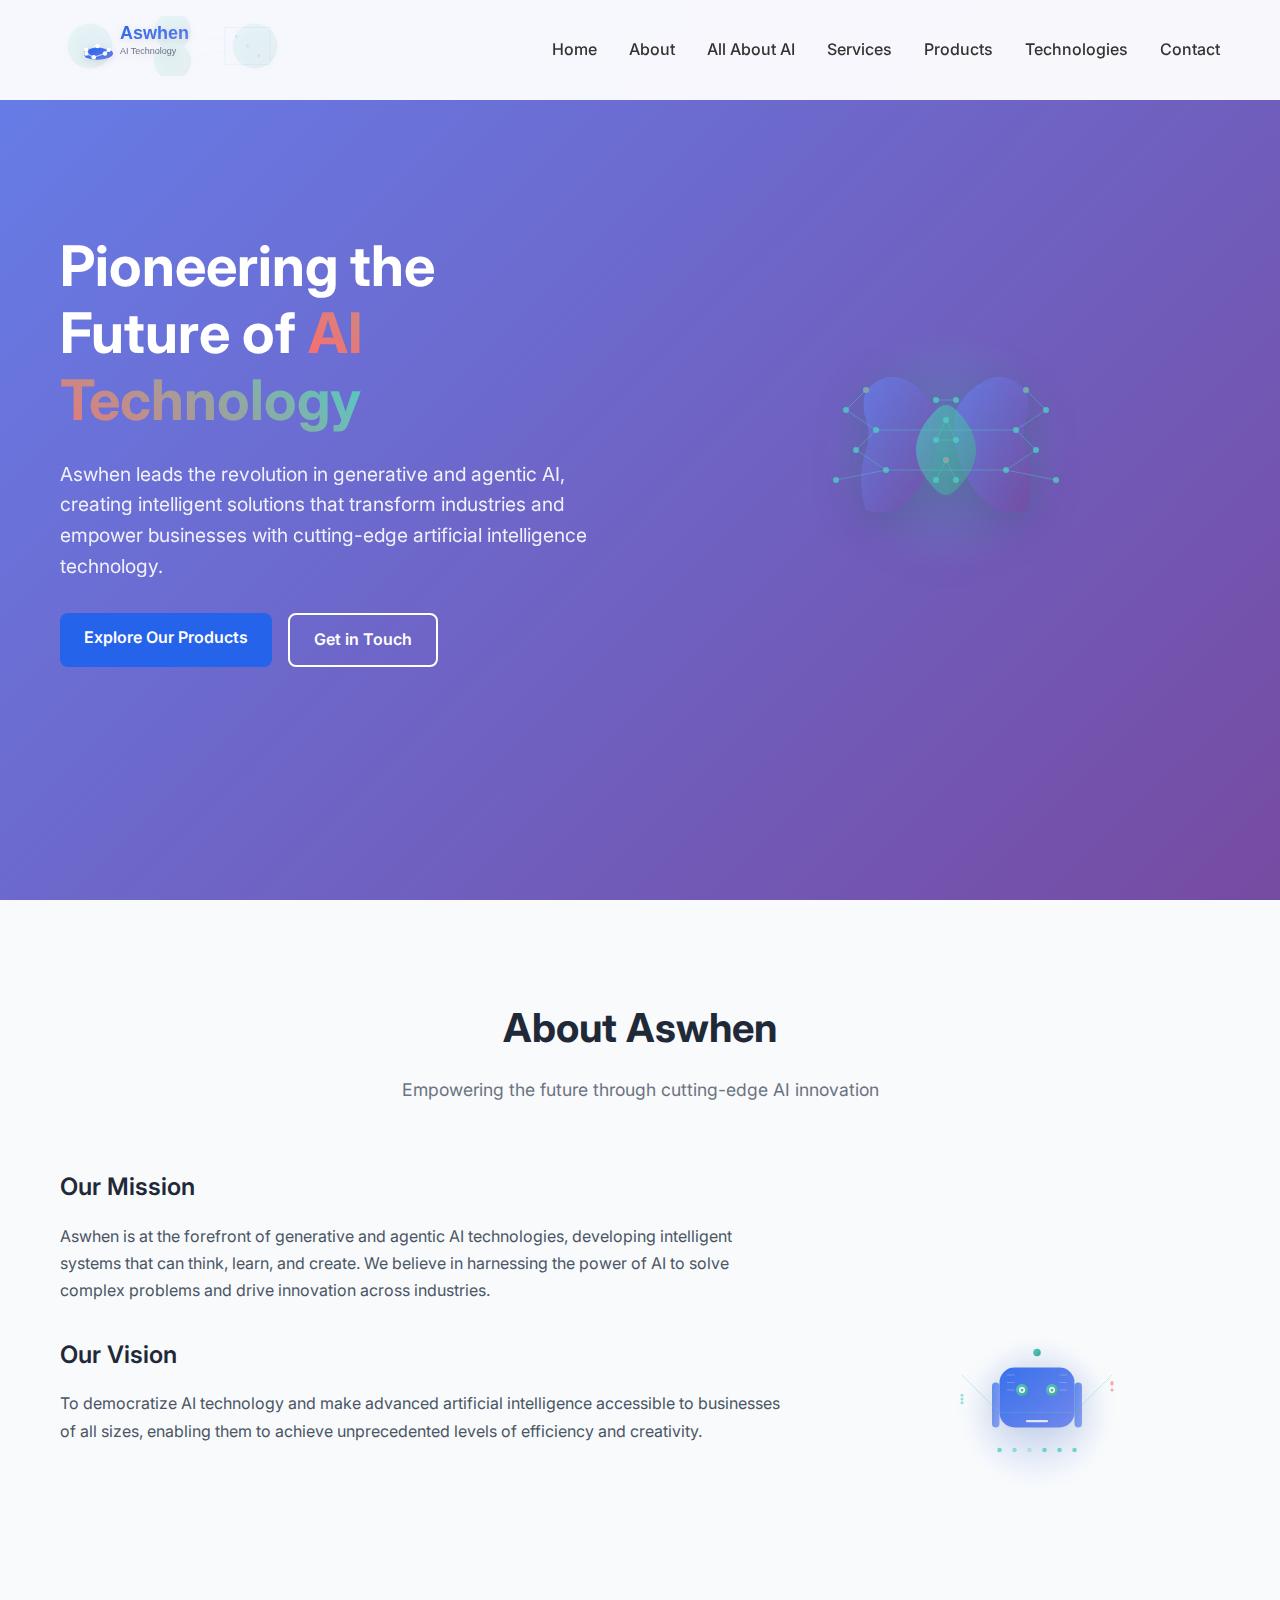
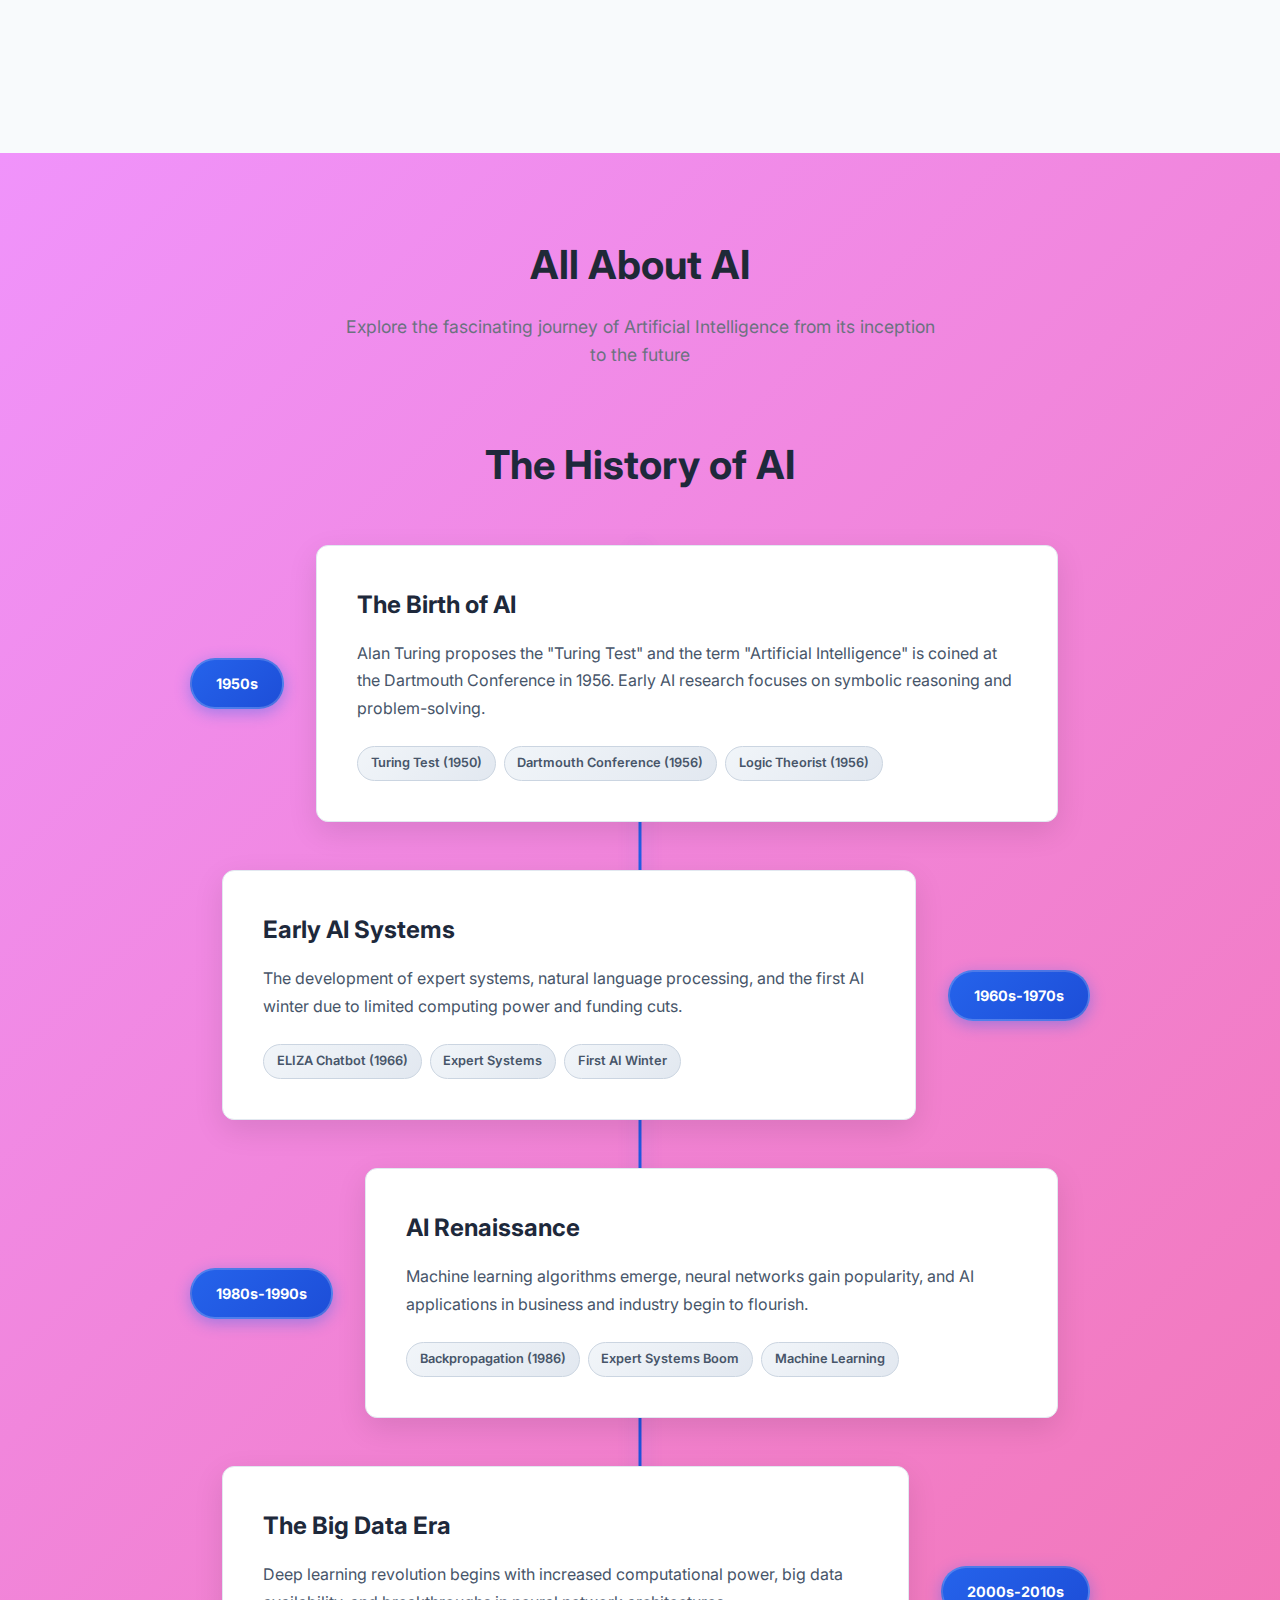
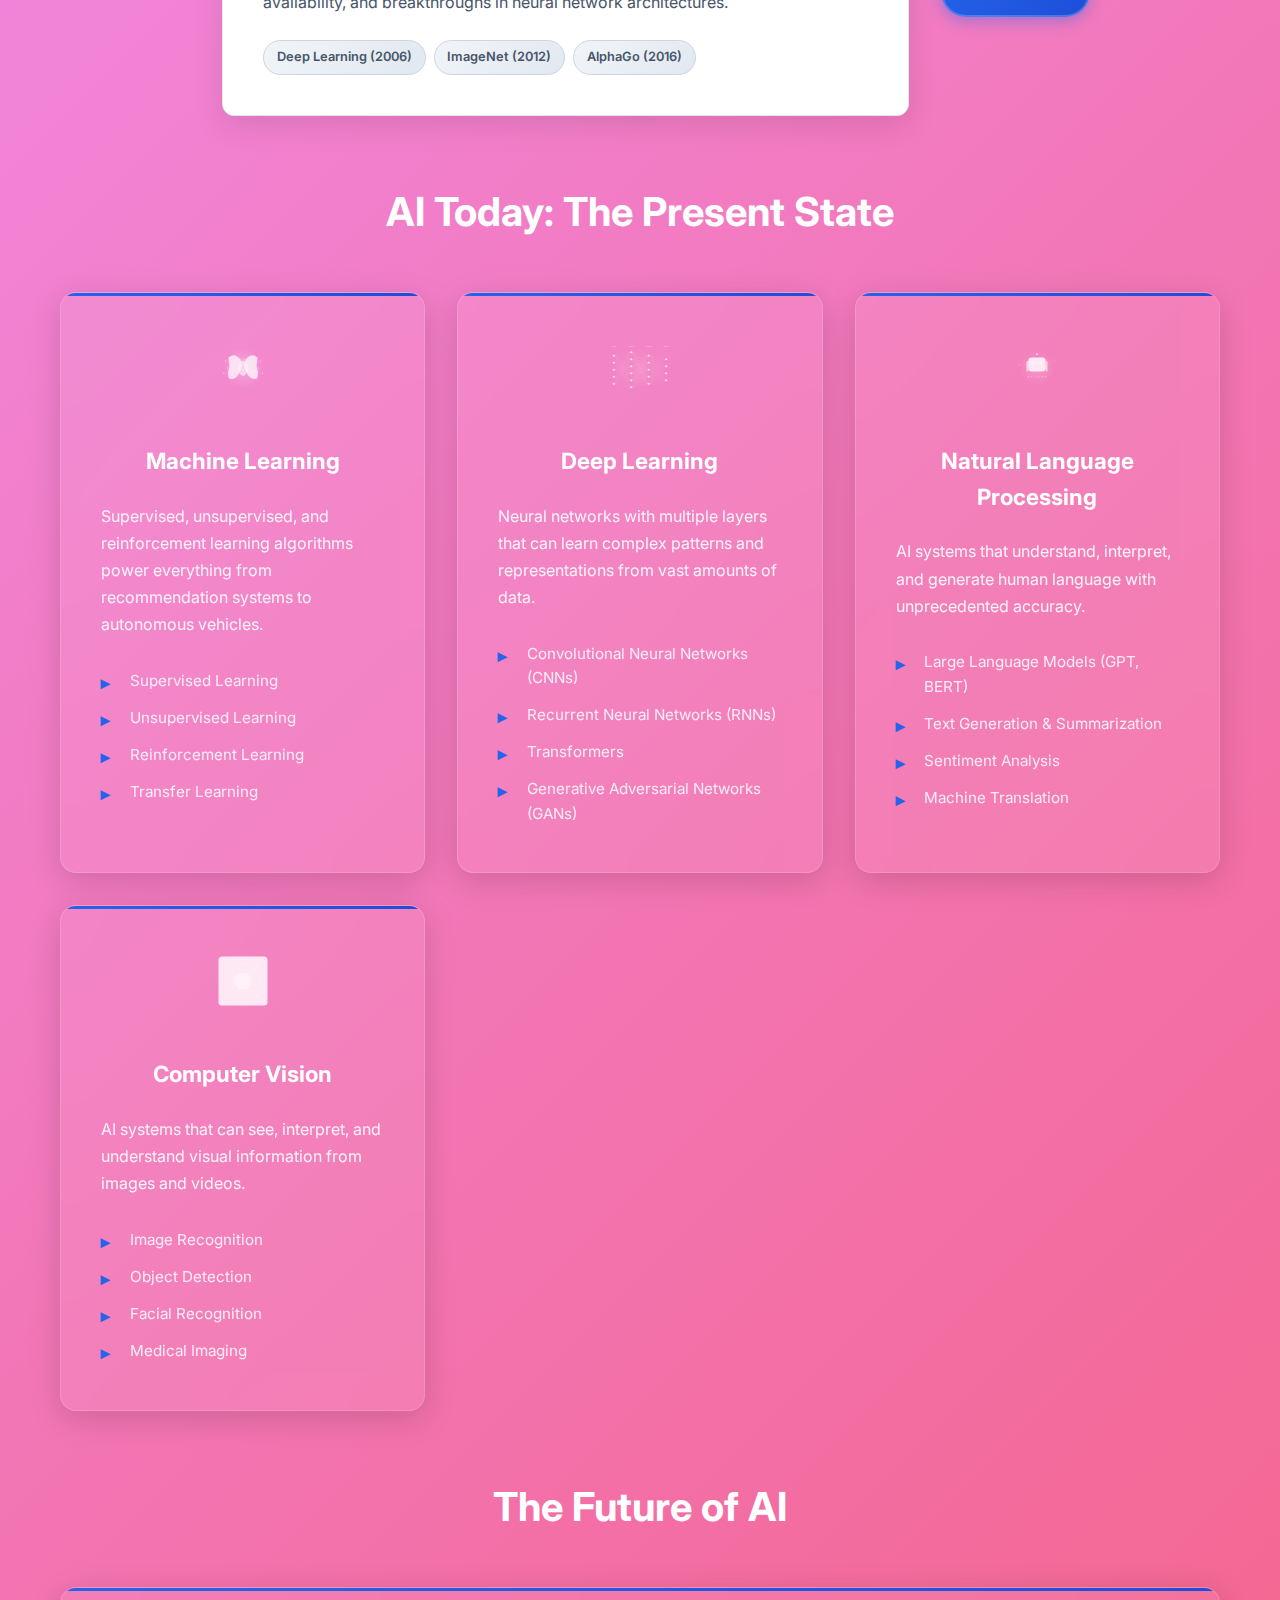
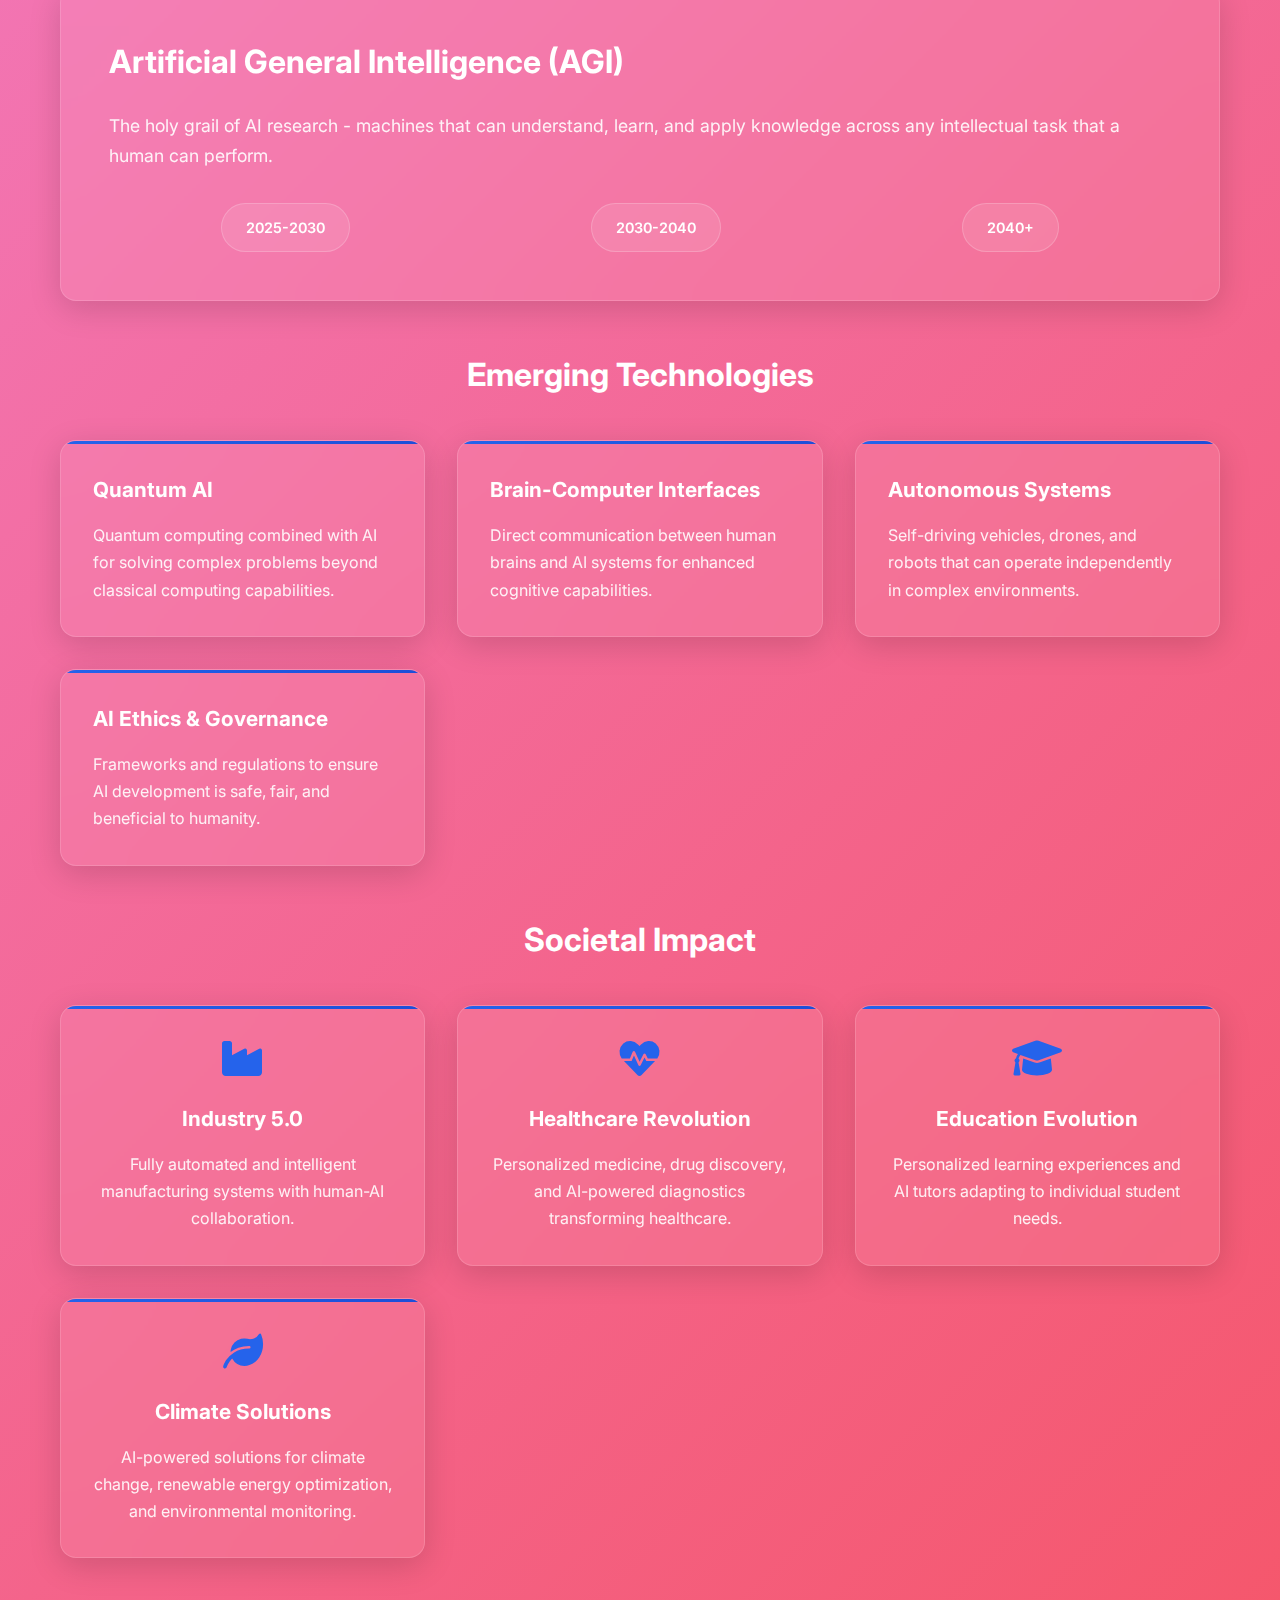
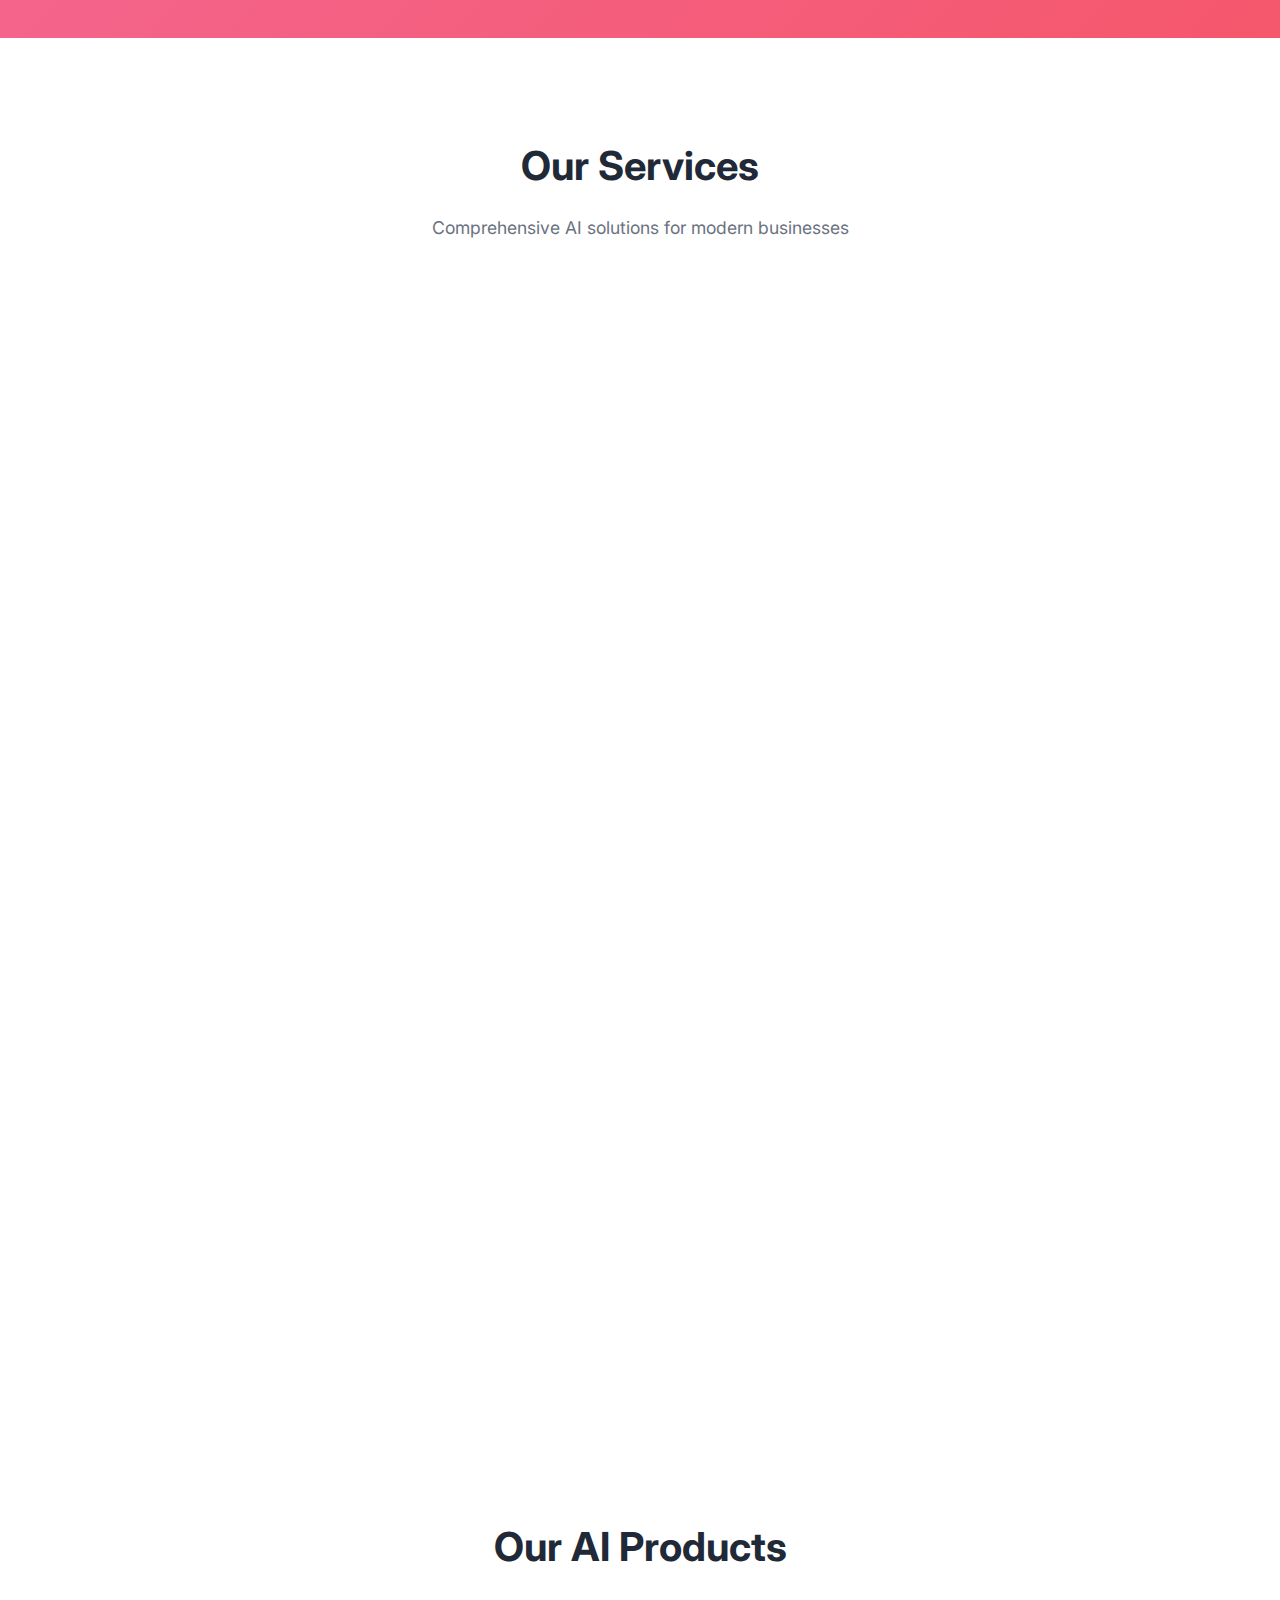
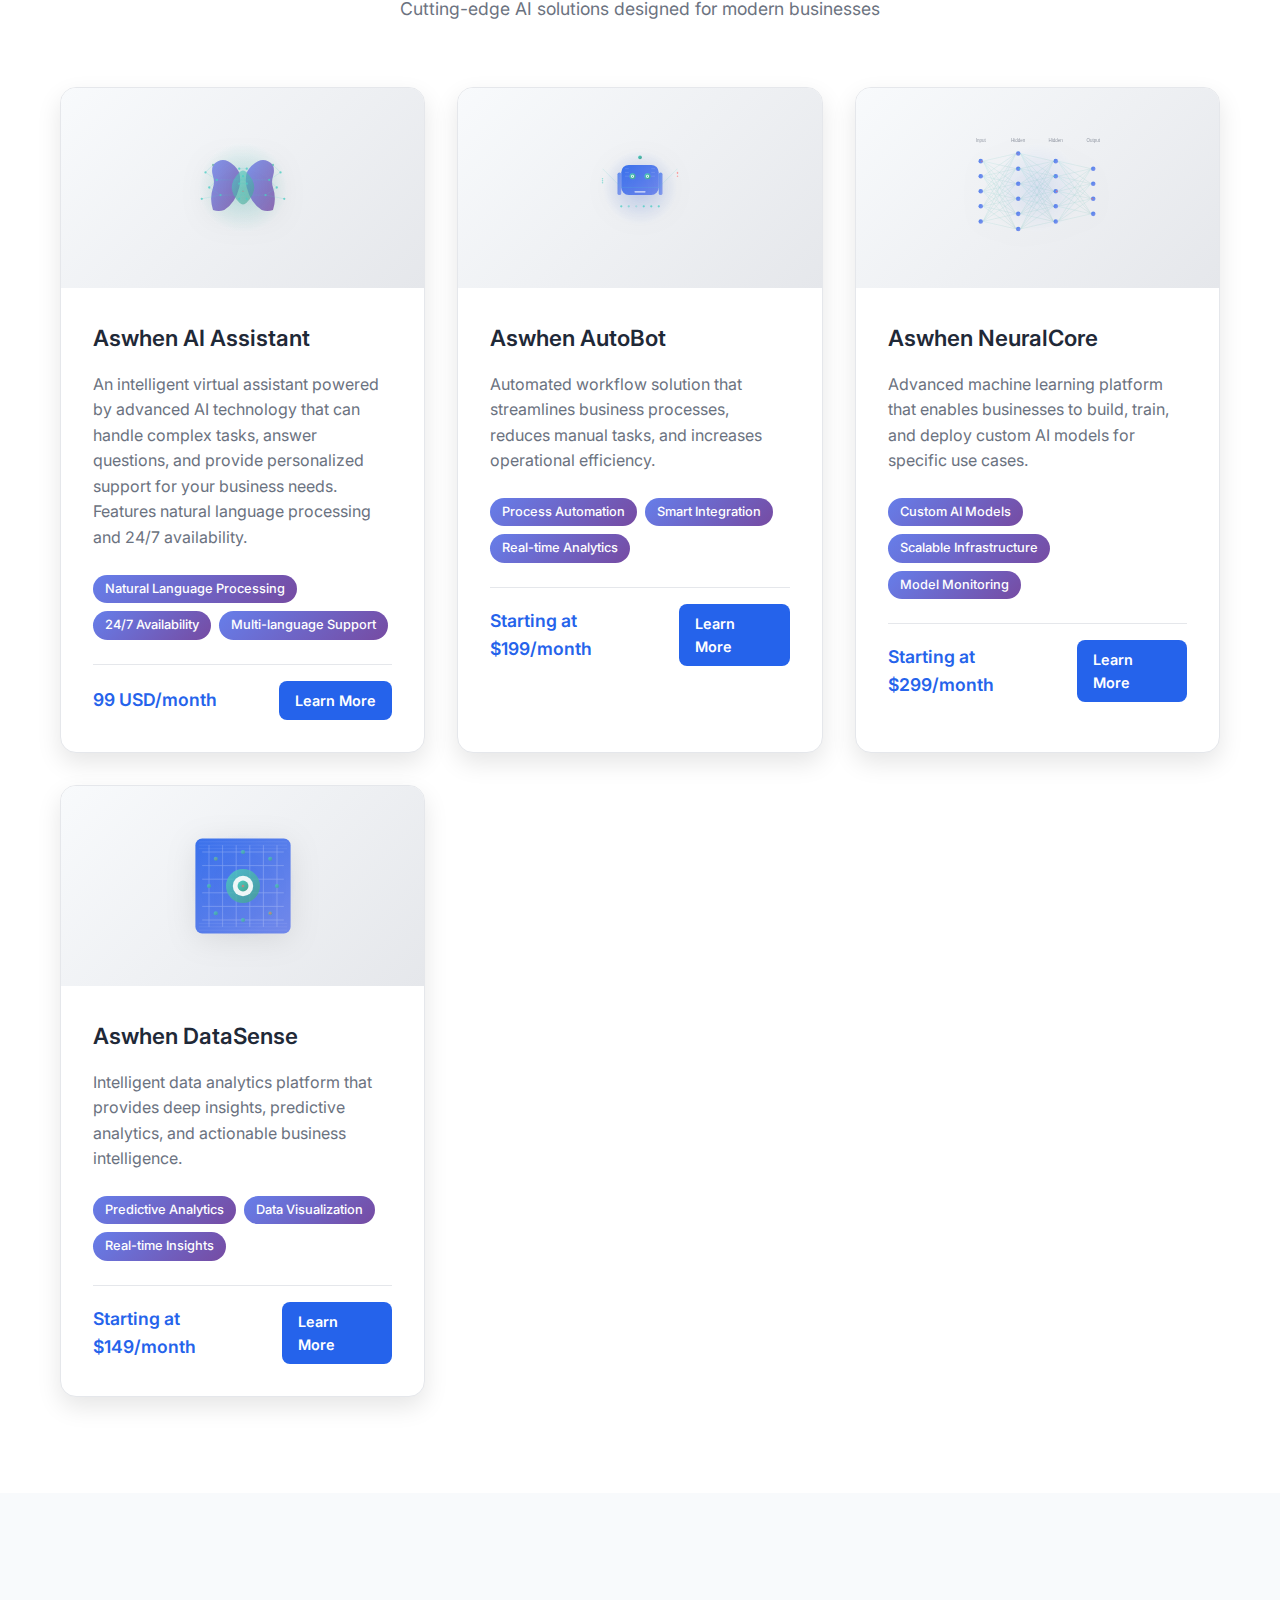
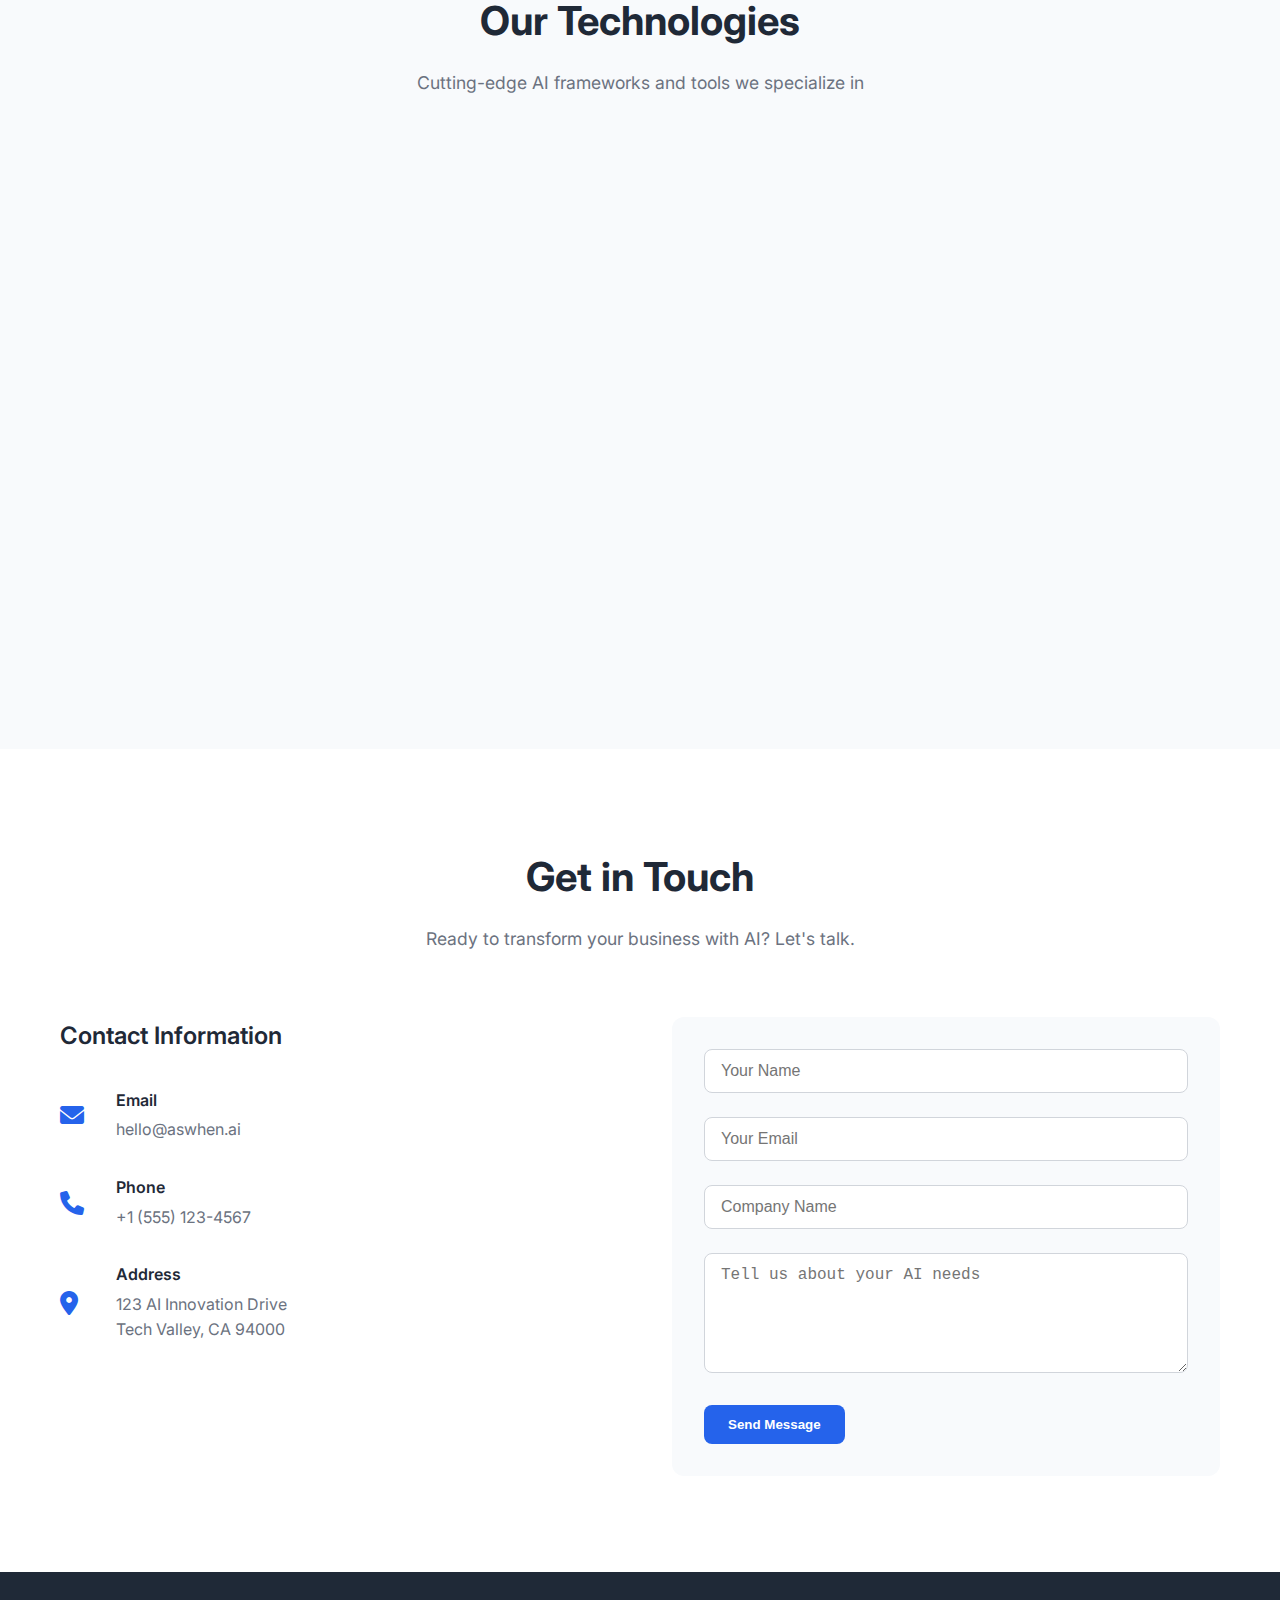
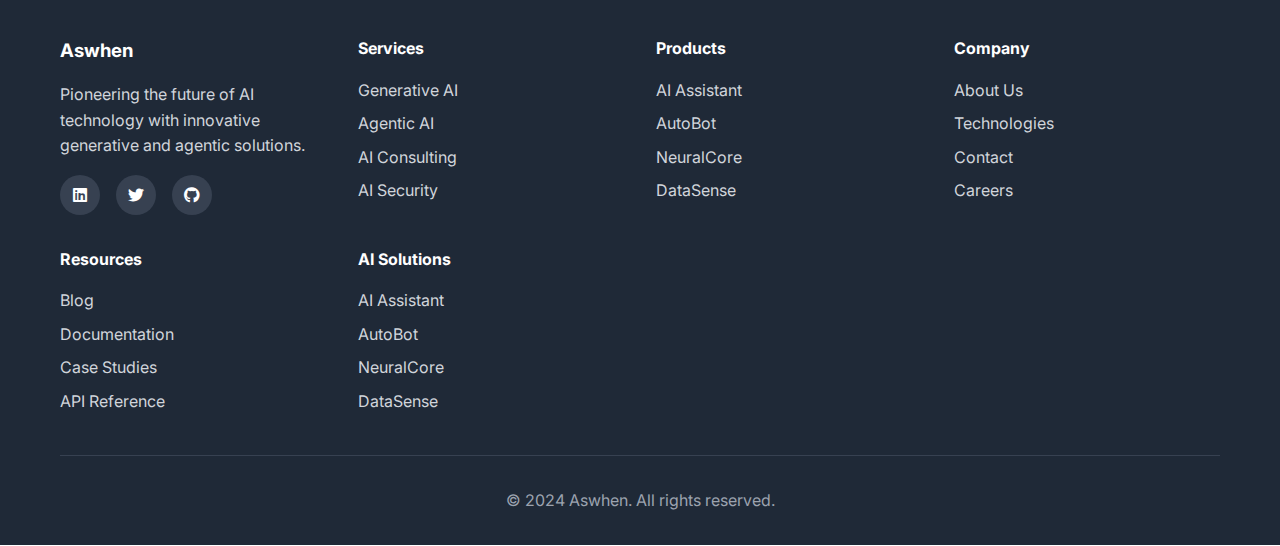
<file: index.html>
<!DOCTYPE html>
<html lang="en">
<head>
    <meta charset="UTF-8">
    <meta name="viewport" content="width=device-width, initial-scale=1.0">
    <title>Aswhen - Leading Generative & Agentic AI Technology Solutions | AI Assistant, AutoBot, NeuralCore</title>
    <meta name="description" content="Aswhen delivers cutting-edge generative and agentic AI solutions. Our AI Assistant, AutoBot, NeuralCore, and DataSense products transform businesses with intelligent automation, natural language processing, and machine learning capabilities. Get started with AI today.">
    <meta name="keywords" content="AI technology, generative AI, agentic AI, artificial intelligence, machine learning, AI assistant, automation, neural networks, AI consulting, AI solutions, business AI, AI products, natural language processing, computer vision, deep learning, predictive analytics, business automation, intelligent automation, AI platform, machine learning platform, AI software, artificial intelligence software, AI tools, business intelligence, data analytics, AI development, custom AI models, AI integration, enterprise AI, AI services, AI consulting services, AI implementation, AI strategy, AI transformation, digital transformation, smart automation, cognitive computing, AI algorithms, neural network, AI applications, business process automation, workflow automation, AI-powered solutions, intelligent virtual assistant, AI chatbot, conversational AI, AI analytics, AI insights, data science, AI research, AI innovation, cutting-edge AI, next-generation AI, AI technology company, AI startup, AI enterprise solutions, AI business solutions, AI for business, AI for enterprise, AI for startups, AI for organizations, AI for companies, AI for corporations, AI for small business, AI for large business, AI for medium business, AI for industries, AI for manufacturing, AI for healthcare, AI for finance, AI for retail, AI for e-commerce, AI for logistics, AI for transportation, AI for energy, AI for utilities, AI for telecommunications, AI for media, AI for entertainment, AI for education, AI for government, AI for public sector, AI for private sector, AI for non-profit, AI for NGOs, AI for research institutions, AI for universities, AI for colleges, AI for schools, AI for hospitals, AI for clinics, AI for pharmacies, AI for insurance, AI for banking, AI for investment, AI for trading, AI for real estate, AI for construction, AI for agriculture, AI for food, AI for beverage, AI for hospitality, AI for tourism, AI for travel, AI for sports, AI for fitness, AI for wellness, AI for beauty, AI for fashion, AI for luxury, AI for automotive, AI for aerospace, AI for defense, AI for security, AI for cybersecurity, AI for privacy, AI for compliance, AI for regulation, AI for governance, AI for risk management, AI for quality assurance, AI for testing, AI for development, AI for DevOps, AI for cloud computing, AI for edge computing, AI for IoT, AI for internet of things, AI for smart cities, AI for smart homes, AI for smart buildings, AI for smart infrastructure, AI for sustainability, AI for environment, AI for climate change, AI for renewable energy, AI for green technology, AI for circular economy, AI for social impact, AI for good, AI for humanity, AI for society, AI for community, AI for global challenges, AI for world problems, AI for future, AI for tomorrow, AI for next generation, AI for innovation, AI for creativity, AI for design, AI for art, AI for music, AI for literature, AI for poetry, AI for storytelling, AI for content creation, AI for marketing, AI for advertising, AI for branding, AI for customer experience, AI for user experience, AI for interface design, AI for product design, AI for service design, AI for experience design, AI for human-centered design, AI for design thinking, AI for innovation management, AI for change management, AI for transformation management, AI for project management, AI for program management, AI for portfolio management, AI for strategic management, AI for operational management, AI for tactical management, AI for executive management, AI for leadership, AI for decision making, AI for problem solving, AI for optimization, AI for efficiency, AI for productivity, AI for performance, AI for quality, AI for excellence, AI for best practices, AI for standards, AI for protocols, AI for frameworks, AI for methodologies, AI for processes, AI for procedures, AI for workflows, AI for systems, AI for platforms, AI for infrastructure, AI for architecture, AI for engineering, AI for development, AI for programming, AI for coding, AI for software engineering, AI for systems engineering, AI for data engineering, AI for machine learning engineering, AI for AI engineering, AI for research and development, AI for R&D, AI for innovation labs, AI for research labs, AI for development labs, AI for testing labs, AI for quality labs, AI for certification labs, AI for compliance labs, AI for regulatory labs, AI for standards labs, AI for protocols labs, AI for frameworks labs, AI for methodologies labs, AI for processes labs, AI for procedures labs, AI for workflows labs, AI for systems labs, AI for platforms labs, AI for infrastructure labs, AI for architecture labs, AI for engineering labs, AI for development labs, AI for programming labs, AI for coding labs, AI for software engineering labs, AI for systems engineering labs, AI for data engineering labs, AI for machine learning engineering labs, AI for AI engineering labs">
    <meta name="author" content="Aswhen AI Technology">
    <meta name="robots" content="index, follow">
    <meta name="language" content="English">
    <meta name="revisit-after" content="7 days">
    
    <!-- Open Graph / Facebook -->
    <meta property="og:type" content="website">
    <meta property="og:url" content="https://aswhen.ai/">
    <meta property="og:title" content="Aswhen - Leading Generative & Agentic AI Technology Solutions">
    <meta property="og:description" content="Transform your business with cutting-edge AI solutions. AI Assistant, AutoBot, NeuralCore, and DataSense products for intelligent automation and machine learning.">
    <meta property="og:image" content="https://aswhen.ai/images/ai-brain.svg">
    <meta property="og:site_name" content="Aswhen">
    
    <!-- Twitter -->
    <meta property="twitter:card" content="summary_large_image">
    <meta property="twitter:url" content="https://aswhen.ai/">
    <meta property="twitter:title" content="Aswhen - Leading Generative & Agentic AI Technology Solutions">
    <meta property="twitter:description" content="Transform your business with cutting-edge AI solutions. AI Assistant, AutoBot, NeuralCore, and DataSense products for intelligent automation and machine learning.">
    <meta property="twitter:image" content="https://aswhen.ai/images/ai-brain.svg">
    
    <!-- Canonical URL -->
    <link rel="canonical" href="https://aswhen.ai/">
    
    <!-- Favicon -->
    <link rel="icon" type="image/svg+xml" href="logo.svg">
    <link rel="apple-touch-icon" href="logo.svg">
    
    <!-- Structured Data -->
    <script type="application/ld+json">
    {
        "@context": "https://schema.org",
        "@type": "Organization",
        "name": "Aswhen",
        "url": "https://aswhen.ai",
        "logo": "https://aswhen.ai/logo.svg",
        "description": "Leading provider of generative and agentic AI technology solutions for businesses",
        "foundingDate": "2024",
        "address": {
            "@type": "PostalAddress",
            "streetAddress": "123 AI Innovation Drive",
            "addressLocality": "Tech Valley",
            "addressRegion": "CA",
            "postalCode": "94000",
            "addressCountry": "US"
        },
        "contactPoint": {
            "@type": "ContactPoint",
            "telephone": "+1-555-123-4567",
            "contactType": "customer service",
            "email": "hello@aswhen.ai"
        },
        "sameAs": [
            "https://linkedin.com/company/aswhen",
            "https://twitter.com/aswhen",
            "https://github.com/aswhen"
        ],
        "hasOfferCatalog": {
            "@type": "OfferCatalog",
            "name": "AI Products and Services",
            "itemListElement": [
                {
                    "@type": "Offer",
                    "itemOffered": {
                        "@type": "SoftwareApplication",
                        "name": "Aswhen AI Assistant",
                        "description": "Intelligent virtual assistant with natural language processing capabilities"
                    }
                },
                {
                    "@type": "Offer",
                    "itemOffered": {
                        "@type": "SoftwareApplication",
                        "name": "Aswhen AutoBot",
                        "description": "Automated workflow solution for business process automation"
                    }
                },
                {
                    "@type": "Offer",
                    "itemOffered": {
                        "@type": "SoftwareApplication",
                        "name": "Aswhen NeuralCore",
                        "description": "Advanced machine learning platform for custom AI model development"
                    }
                },
                {
                    "@type": "Offer",
                    "itemOffered": {
                        "@type": "SoftwareApplication",
                        "name": "Aswhen DataSense",
                        "description": "Intelligent data analytics platform with predictive analytics"
                    }
                }
            ]
        }
    }
    </script>
    
    <!-- Preload critical resources -->
    <link rel="preload" href="styles.css" as="style">
    <link rel="preload" href="logo.svg" as="image">
    <link rel="preload" href="images/ai-brain.svg" as="image">
    <link rel="preload" href="https://fonts.googleapis.com/css2?family=Inter:wght@300;400;500;600;700&display=swap" as="style">
    
    <!-- Stylesheets -->
    <link rel="stylesheet" href="styles.css">
    <link href="https://fonts.googleapis.com/css2?family=Inter:wght@300;400;500;600;700&display=swap" rel="stylesheet">
    <link rel="stylesheet" href="https://cdnjs.cloudflare.com/ajax/libs/font-awesome/6.0.0/css/all.min.css">
</head>
<body>
    <!-- Navigation -->
    <nav class="navbar" role="navigation" aria-label="Main navigation">
        <div class="nav-container">
            <div class="nav-logo">
                <a href="#home" aria-label="Aswhen Home">
                    <img src="logo.svg" alt="Aswhen Logo - Leading AI Technology Solutions" class="logo-img">
                </a>
            </div>
            <ul class="nav-menu" role="menubar">
                <li role="none"><a href="#home" role="menuitem" aria-label="Go to home section">Home</a></li>
                <li role="none"><a href="#about" role="menuitem" aria-label="Learn about Aswhen">About</a></li>
                <li role="none"><a href="all-about-ai.html" role="menuitem" aria-label="Learn all about AI">All About AI</a></li>
                <li role="none"><a href="#services" role="menuitem" aria-label="View our AI services">Services</a></li>
                <li role="none"><a href="#products" role="menuitem" aria-label="Explore our AI products">Products</a></li>
                <li role="none"><a href="#technologies" role="menuitem" aria-label="Discover our AI technologies">Technologies</a></li>
                <li role="none"><a href="#contact" role="menuitem" aria-label="Contact Aswhen">Contact</a></li>
            </ul>
            <button class="hamburger" aria-label="Toggle mobile menu" aria-expanded="false" aria-controls="nav-menu">
                <span></span>
                <span></span>
                <span></span>
            </button>
        </div>
    </nav>

    <!-- Hero Section -->
    <section id="home" class="hero" role="banner">
        <div class="hero-container">
            <div class="hero-content">
                <h1 class="hero-title">
                    Pioneering the Future of
                    <span class="gradient-text">AI Technology</span>
                </h1>
                <p class="hero-subtitle">
                    Aswhen leads the revolution in generative and agentic AI, creating intelligent solutions that transform industries and empower businesses with cutting-edge artificial intelligence technology.
                </p>
                <div class="hero-buttons">
                    <a href="#products" class="btn btn-primary" aria-label="Explore our AI products and solutions">Explore Our Products</a>
                    <a href="#contact" class="btn btn-secondary" aria-label="Contact Aswhen for AI solutions">Get in Touch</a>
                </div>
            </div>
            <div class="hero-visual">
                <img src="images/ai-brain.svg" alt="AI Brain Neural Network Visualization - Artificial Intelligence Technology" class="hero-image">
            </div>
        </div>
    </section>

    <!-- About Section -->
    <section id="about" class="about">
        <div class="container">
            <div class="section-header">
                <h2>About Aswhen</h2>
                <p>Empowering the future through cutting-edge AI innovation</p>
            </div>
            <div class="about-content">
                <div class="about-text">
                    <h3>Our Mission</h3>
                    <p>Aswhen is at the forefront of generative and agentic AI technologies, developing intelligent systems that can think, learn, and create. We believe in harnessing the power of AI to solve complex problems and drive innovation across industries.</p>
                    
                    <h3>Our Vision</h3>
                    <p>To democratize AI technology and make advanced artificial intelligence accessible to businesses of all sizes, enabling them to achieve unprecedented levels of efficiency and creativity.</p>
                    
                    <div class="stats">
                        <div class="stat">
                            <h4>50+</h4>
                            <p>AI Solutions Deployed</p>
                        </div>
                        <div class="stat">
                            <h4>100+</h4>
                            <p>Happy Clients</p>
                        </div>
                        <div class="stat">
                            <h4>24/7</h4>
                            <p>AI Support</p>
                        </div>
                    </div>
                </div>
                <div class="about-image">
                    <img src="images/ai-robot.svg" alt="AI Robot" class="about-image-img">
                </div>
            </div>
        </div>
    </section>

    <!-- All About AI Section -->
    <section id="all-about-ai" class="all-about-ai">
        <div class="container">
            <div class="section-header">
                <h2>All About AI</h2>
                <p>Explore the fascinating journey of Artificial Intelligence from its inception to the future</p>
            </div>
            
            <!-- AI History -->
            <div class="ai-timeline">
                <h3 class="timeline-title">The History of AI</h3>
                <div class="timeline">
                    <div class="timeline-item">
                        <div class="timeline-date">1950s</div>
                        <div class="timeline-content">
                            <h4>The Birth of AI</h4>
                            <p>Alan Turing proposes the "Turing Test" and the term "Artificial Intelligence" is coined at the Dartmouth Conference in 1956. Early AI research focuses on symbolic reasoning and problem-solving.</p>
                            <div class="timeline-milestones">
                                <span class="milestone">Turing Test (1950)</span>
                                <span class="milestone">Dartmouth Conference (1956)</span>
                                <span class="milestone">Logic Theorist (1956)</span>
                            </div>
                        </div>
                    </div>
                    
                    <div class="timeline-item">
                        <div class="timeline-date">1960s-1970s</div>
                        <div class="timeline-content">
                            <h4>Early AI Systems</h4>
                            <p>The development of expert systems, natural language processing, and the first AI winter due to limited computing power and funding cuts.</p>
                            <div class="timeline-milestones">
                                <span class="milestone">ELIZA Chatbot (1966)</span>
                                <span class="milestone">Expert Systems</span>
                                <span class="milestone">First AI Winter</span>
                            </div>
                        </div>
                    </div>
                    
                    <div class="timeline-item">
                        <div class="timeline-date">1980s-1990s</div>
                        <div class="timeline-content">
                            <h4>AI Renaissance</h4>
                            <p>Machine learning algorithms emerge, neural networks gain popularity, and AI applications in business and industry begin to flourish.</p>
                            <div class="timeline-milestones">
                                <span class="milestone">Backpropagation (1986)</span>
                                <span class="milestone">Expert Systems Boom</span>
                                <span class="milestone">Machine Learning</span>
                            </div>
                        </div>
                    </div>
                    
                    <div class="timeline-item">
                        <div class="timeline-date">2000s-2010s</div>
                        <div class="timeline-content">
                            <h4>The Big Data Era</h4>
                            <p>Deep learning revolution begins with increased computational power, big data availability, and breakthroughs in neural network architectures.</p>
                            <div class="timeline-milestones">
                                <span class="milestone">Deep Learning (2006)</span>
                                <span class="milestone">ImageNet (2012)</span>
                                <span class="milestone">AlphaGo (2016)</span>
                            </div>
                        </div>
                    </div>
                </div>
            </div>

            <!-- AI Present State -->
            <div class="ai-present">
                <h3 class="present-title">AI Today: The Present State</h3>
                <div class="present-grid">
                    <div class="present-card">
                        <div class="present-icon">
                            <img src="images/ai-brain.svg" alt="Machine Learning" class="present-icon-img">
                        </div>
                        <h4>Machine Learning</h4>
                        <p>Supervised, unsupervised, and reinforcement learning algorithms power everything from recommendation systems to autonomous vehicles.</p>
                        <ul>
                            <li>Supervised Learning</li>
                            <li>Unsupervised Learning</li>
                            <li>Reinforcement Learning</li>
                            <li>Transfer Learning</li>
                        </ul>
                    </div>
                    
                    <div class="present-card">
                        <div class="present-icon">
                            <img src="images/ai-network.svg" alt="Deep Learning" class="present-icon-img">
                        </div>
                        <h4>Deep Learning</h4>
                        <p>Neural networks with multiple layers that can learn complex patterns and representations from vast amounts of data.</p>
                        <ul>
                            <li>Convolutional Neural Networks (CNNs)</li>
                            <li>Recurrent Neural Networks (RNNs)</li>
                            <li>Transformers</li>
                            <li>Generative Adversarial Networks (GANs)</li>
                        </ul>
                    </div>
                    
                    <div class="present-card">
                        <div class="present-icon">
                            <img src="images/ai-robot.svg" alt="Natural Language Processing" class="present-icon-img">
                        </div>
                        <h4>Natural Language Processing</h4>
                        <p>AI systems that understand, interpret, and generate human language with unprecedented accuracy.</p>
                        <ul>
                            <li>Large Language Models (GPT, BERT)</li>
                            <li>Text Generation & Summarization</li>
                            <li>Sentiment Analysis</li>
                            <li>Machine Translation</li>
                        </ul>
                    </div>
                    
                    <div class="present-card">
                        <div class="present-icon">
                            <img src="images/ai-chip.svg" alt="Computer Vision" class="present-icon-img">
                        </div>
                        <h4>Computer Vision</h4>
                        <p>AI systems that can see, interpret, and understand visual information from images and videos.</p>
                        <ul>
                            <li>Image Recognition</li>
                            <li>Object Detection</li>
                            <li>Facial Recognition</li>
                            <li>Medical Imaging</li>
                        </ul>
                    </div>
                </div>
            </div>

            <!-- AI Future -->
            <div class="ai-future">
                <h3 class="future-title">The Future of AI</h3>
                <div class="future-content">
                    <div class="future-prediction">
                        <h4>Artificial General Intelligence (AGI)</h4>
                        <p>The holy grail of AI research - machines that can understand, learn, and apply knowledge across any intellectual task that a human can perform.</p>
                        <div class="prediction-timeline">
                            <span class="timeline-marker">2025-2030</span>
                            <span class="timeline-marker">2030-2040</span>
                            <span class="timeline-marker">2040+</span>
                        </div>
                    </div>
                    
                    <div class="future-technologies">
                        <h4>Emerging Technologies</h4>
                        <div class="tech-predictions">
                            <div class="tech-prediction">
                                <h5>Quantum AI</h5>
                                <p>Quantum computing combined with AI for solving complex problems beyond classical computing capabilities.</p>
                            </div>
                            <div class="tech-prediction">
                                <h5>Brain-Computer Interfaces</h5>
                                <p>Direct communication between human brains and AI systems for enhanced cognitive capabilities.</p>
                            </div>
                            <div class="tech-prediction">
                                <h5>Autonomous Systems</h5>
                                <p>Self-driving vehicles, drones, and robots that can operate independently in complex environments.</p>
                            </div>
                            <div class="tech-prediction">
                                <h5>AI Ethics & Governance</h5>
                                <p>Frameworks and regulations to ensure AI development is safe, fair, and beneficial to humanity.</p>
                            </div>
                        </div>
                    </div>
                    
                    <div class="future-impact">
                        <h4>Societal Impact</h4>
                        <div class="impact-grid">
                            <div class="impact-item">
                                <i class="fas fa-industry"></i>
                                <h5>Industry 5.0</h5>
                                <p>Fully automated and intelligent manufacturing systems with human-AI collaboration.</p>
                            </div>
                            <div class="impact-item">
                                <i class="fas fa-heartbeat"></i>
                                <h5>Healthcare Revolution</h5>
                                <p>Personalized medicine, drug discovery, and AI-powered diagnostics transforming healthcare.</p>
                            </div>
                            <div class="impact-item">
                                <i class="fas fa-graduation-cap"></i>
                                <h5>Education Evolution</h5>
                                <p>Personalized learning experiences and AI tutors adapting to individual student needs.</p>
                            </div>
                            <div class="impact-item">
                                <i class="fas fa-leaf"></i>
                                <h5>Climate Solutions</h5>
                                <p>AI-powered solutions for climate change, renewable energy optimization, and environmental monitoring.</p>
                            </div>
                        </div>
                    </div>
                </div>
            </div>
        </div>
    </section>

    <!-- Services Section -->
    <section id="services" class="services">
        <div class="container">
            <div class="section-header">
                <h2>Our Services</h2>
                <p>Comprehensive AI solutions for modern businesses</p>
            </div>
            <div class="services-grid">
                <div class="service-card">
                    <div class="service-icon">
                        <img src="images/ai-brain.svg" alt="Generative AI" class="service-icon-img">
                    </div>
                    <h3>Generative AI</h3>
                    <p>Create content, designs, and solutions with our advanced generative AI models. From text generation to image creation, we bring your ideas to life.</p>
                    <ul>
                        <li>Text Generation & Summarization</li>
                        <li>Image & Video Generation</li>
                        <li>Code Generation & Optimization</li>
                        <li>Creative Content Creation</li>
                    </ul>
                </div>
                
                <div class="service-card">
                    <div class="service-icon">
                        <img src="images/ai-robot.svg" alt="Agentic AI" class="service-icon-img">
                    </div>
                    <h3>Agentic AI</h3>
                    <p>Intelligent agents that can reason, plan, and execute complex tasks autonomously. Our agentic AI systems learn and adapt to your business needs.</p>
                    <ul>
                        <li>Autonomous Task Execution</li>
                        <li>Intelligent Decision Making</li>
                        <li>Process Automation</li>
                        <li>Predictive Analytics</li>
                    </ul>
                </div>
                
                <div class="service-card">
                    <div class="service-icon">
                        <img src="images/ai-network.svg" alt="AI Consulting" class="service-icon-img">
                    </div>
                    <h3>AI Consulting</h3>
                    <p>Strategic guidance and implementation support for integrating AI into your business processes. We help you navigate the AI landscape effectively.</p>
                    <ul>
                        <li>AI Strategy Development</li>
                        <li>Technology Assessment</li>
                        <li>Implementation Support</li>
                        <li>Training & Education</li>
                    </ul>
                </div>
                
                <div class="service-card">
                    <div class="service-icon">
                        <i class="fas fa-shield-alt"></i>
                    </div>
                    <h3>AI Security</h3>
                    <p>Comprehensive security solutions for AI systems, ensuring your AI implementations are safe, ethical, and compliant with industry standards.</p>
                    <ul>
                        <li>AI Model Security</li>
                        <li>Data Privacy Protection</li>
                        <li>Ethical AI Guidelines</li>
                        <li>Compliance Management</li>
                    </ul>
                </div>
            </div>
        </div>
    </section>

    <!-- Products Section -->
    <section id="products" class="products">
        <div class="container">
            <div class="section-header">
                <h2>Our AI Products</h2>
                <p>Cutting-edge AI solutions designed for modern businesses</p>
            </div>
            <div class="products-grid">
                <div class="product-card" itemscope itemtype="https://schema.org/SoftwareApplication">
                    <div class="product-image">
                        <img src="images/ai-brain.svg" alt="Aswhen AI Assistant - Intelligent Virtual Assistant with Natural Language Processing" class="product-img" itemprop="image">
                    </div>
                    <div class="product-content">
                        <h3 itemprop="name">Aswhen AI Assistant</h3>
                        <p class="product-description" itemprop="description">An intelligent virtual assistant powered by advanced AI technology that can handle complex tasks, answer questions, and provide personalized support for your business needs. Features natural language processing and 24/7 availability.</p>
                        <div class="product-features">
                            <span class="feature-tag">Natural Language Processing</span>
                            <span class="feature-tag">24/7 Availability</span>
                            <span class="feature-tag">Multi-language Support</span>
                        </div>
                        <div class="product-pricing">
                            <span class="price" itemprop="offers" itemscope itemtype="https://schema.org/Offer">
                                <span itemprop="price">99</span>
                                <span itemprop="priceCurrency">USD</span>/month
                            </span>
                            <a href="#contact" class="btn btn-primary btn-sm" aria-label="Learn more about Aswhen AI Assistant">Learn More</a>
                        </div>
                    </div>
                </div>
                
                <div class="product-card">
                    <div class="product-image">
                        <img src="images/ai-robot.svg" alt="Aswhen AutoBot" class="product-img">
                    </div>
                    <div class="product-content">
                        <h3>Aswhen AutoBot</h3>
                        <p class="product-description">Automated workflow solution that streamlines business processes, reduces manual tasks, and increases operational efficiency.</p>
                        <div class="product-features">
                            <span class="feature-tag">Process Automation</span>
                            <span class="feature-tag">Smart Integration</span>
                            <span class="feature-tag">Real-time Analytics</span>
                        </div>
                        <div class="product-pricing">
                            <span class="price">Starting at $199/month</span>
                            <a href="#contact" class="btn btn-primary btn-sm">Learn More</a>
                        </div>
                    </div>
                </div>
                
                <div class="product-card">
                    <div class="product-image">
                        <img src="images/ai-network.svg" alt="Aswhen NeuralCore" class="product-img">
                    </div>
                    <div class="product-content">
                        <h3>Aswhen NeuralCore</h3>
                        <p class="product-description">Advanced machine learning platform that enables businesses to build, train, and deploy custom AI models for specific use cases.</p>
                        <div class="product-features">
                            <span class="feature-tag">Custom AI Models</span>
                            <span class="feature-tag">Scalable Infrastructure</span>
                            <span class="feature-tag">Model Monitoring</span>
                        </div>
                        <div class="product-pricing">
                            <span class="price">Starting at $299/month</span>
                            <a href="#contact" class="btn btn-primary btn-sm">Learn More</a>
                        </div>
                    </div>
                </div>
                
                <div class="product-card">
                    <div class="product-image">
                        <img src="images/ai-chip.svg" alt="Aswhen DataSense" class="product-img">
                    </div>
                    <div class="product-content">
                        <h3>Aswhen DataSense</h3>
                        <p class="product-description">Intelligent data analytics platform that provides deep insights, predictive analytics, and actionable business intelligence.</p>
                        <div class="product-features">
                            <span class="feature-tag">Predictive Analytics</span>
                            <span class="feature-tag">Data Visualization</span>
                            <span class="feature-tag">Real-time Insights</span>
                        </div>
                        <div class="product-pricing">
                            <span class="price">Starting at $149/month</span>
                            <a href="#contact" class="btn btn-primary btn-sm">Learn More</a>
                        </div>
                    </div>
                </div>
            </div>
        </div>
    </section>

    <!-- Technologies Section -->
    <section id="technologies" class="technologies">
        <div class="container">
            <div class="section-header">
                <h2>Our Technologies</h2>
                <p>Cutting-edge AI frameworks and tools we specialize in</p>
            </div>
            <div class="tech-grid">
                <div class="tech-item">
                    <img src="images/ai-brain.svg" alt="Large Language Models" class="tech-icon">
                    <h4>Large Language Models</h4>
                    <p>GPT, BERT, and custom LLMs</p>
                </div>
                <div class="tech-item">
                    <img src="images/ai-robot.svg" alt="Computer Vision" class="tech-icon">
                    <h4>Computer Vision</h4>
                    <p>Image recognition and processing</p>
                </div>
                <div class="tech-item">
                    <img src="images/ai-network.svg" alt="Neural Networks" class="tech-icon">
                    <h4>Neural Networks</h4>
                    <p>Deep learning architectures</p>
                </div>
                <div class="tech-item">
                    <img src="images/ai-chip.svg" alt="Generative Models" class="tech-icon">
                    <h4>Generative Models</h4>
                    <p>GANs, VAEs, and diffusion models</p>
                </div>
                <div class="tech-item">
                    <i class="fas fa-route"></i>
                    <h4>Reinforcement Learning</h4>
                    <p>Autonomous decision making</p>
                </div>
                <div class="tech-item">
                    <i class="fas fa-cloud"></i>
                    <h4>Cloud AI</h4>
                    <p>Scalable AI infrastructure</p>
                </div>
            </div>
        </div>
    </section>

    <!-- Contact Section -->
    <section id="contact" class="contact">
        <div class="container">
            <div class="section-header">
                <h2>Get in Touch</h2>
                <p>Ready to transform your business with AI? Let's talk.</p>
            </div>
            <div class="contact-content">
                <div class="contact-info">
                    <h3>Contact Information</h3>
                    <div class="contact-item">
                        <i class="fas fa-envelope"></i>
                        <div>
                            <h4>Email</h4>
                            <p>hello@aswhen.ai</p>
                        </div>
                    </div>
                    <div class="contact-item">
                        <i class="fas fa-phone"></i>
                        <div>
                            <h4>Phone</h4>
                            <p>+1 (555) 123-4567</p>
                        </div>
                    </div>
                    <div class="contact-item">
                        <i class="fas fa-map-marker-alt"></i>
                        <div>
                            <h4>Address</h4>
                            <p>123 AI Innovation Drive<br>Tech Valley, CA 94000</p>
                        </div>
                    </div>
                </div>
                <form class="contact-form">
                    <div class="form-group">
                        <input type="text" id="name" name="name" placeholder="Your Name" required>
                    </div>
                    <div class="form-group">
                        <input type="email" id="email" name="email" placeholder="Your Email" required>
                    </div>
                    <div class="form-group">
                        <input type="text" id="company" name="company" placeholder="Company Name">
                    </div>
                    <div class="form-group">
                        <textarea id="message" name="message" placeholder="Tell us about your AI needs" rows="5" required></textarea>
                    </div>
                    <button type="submit" class="btn btn-primary">Send Message</button>
                </form>
            </div>
        </div>
    </section>

    <!-- Footer -->
    <footer class="footer">
        <div class="container">
            <div class="footer-content">
                <div class="footer-section">
                    <h3>Aswhen</h3>
                    <p>Pioneering the future of AI technology with innovative generative and agentic solutions.</p>
                    <div class="social-links">
                        <a href="#"><i class="fab fa-linkedin"></i></a>
                        <a href="#"><i class="fab fa-twitter"></i></a>
                        <a href="#"><i class="fab fa-github"></i></a>
                    </div>
                </div>
                <div class="footer-section">
                    <h4>Services</h4>
                    <ul>
                        <li><a href="#services">Generative AI</a></li>
                        <li><a href="#services">Agentic AI</a></li>
                        <li><a href="#services">AI Consulting</a></li>
                        <li><a href="#services">AI Security</a></li>
                    </ul>
                </div>
                <div class="footer-section">
                    <h4>Products</h4>
                    <ul>
                        <li><a href="#products">AI Assistant</a></li>
                        <li><a href="#products">AutoBot</a></li>
                        <li><a href="#products">NeuralCore</a></li>
                        <li><a href="#products">DataSense</a></li>
                    </ul>
                </div>
                <div class="footer-section">
                    <h4>Company</h4>
                    <ul>
                        <li><a href="#about">About Us</a></li>
                        <li><a href="#technologies">Technologies</a></li>
                        <li><a href="#contact">Contact</a></li>
                        <li><a href="#">Careers</a></li>
                    </ul>
                </div>
                <div class="footer-section">
                    <h4>Resources</h4>
                    <ul>
                        <li><a href="#" aria-label="Read our AI technology blog">Blog</a></li>
                        <li><a href="#" aria-label="View AI documentation and guides">Documentation</a></li>
                        <li><a href="#" aria-label="Explore AI case studies">Case Studies</a></li>
                        <li><a href="#" aria-label="Access AI API reference">API Reference</a></li>
                    </ul>
                </div>
                <div class="footer-section">
                    <h4>AI Solutions</h4>
                    <ul>
                        <li><a href="#products" aria-label="AI Assistant for business automation">AI Assistant</a></li>
                        <li><a href="#products" aria-label="AutoBot for workflow automation">AutoBot</a></li>
                        <li><a href="#products" aria-label="NeuralCore for machine learning">NeuralCore</a></li>
                        <li><a href="#products" aria-label="DataSense for analytics">DataSense</a></li>
                    </ul>
                </div>
            </div>
            <div class="footer-bottom">
                <p>&copy; 2024 Aswhen. All rights reserved.</p>
            </div>
        </div>
    </footer>

    <script src="script.js"></script>
</body>
</html>
</file>
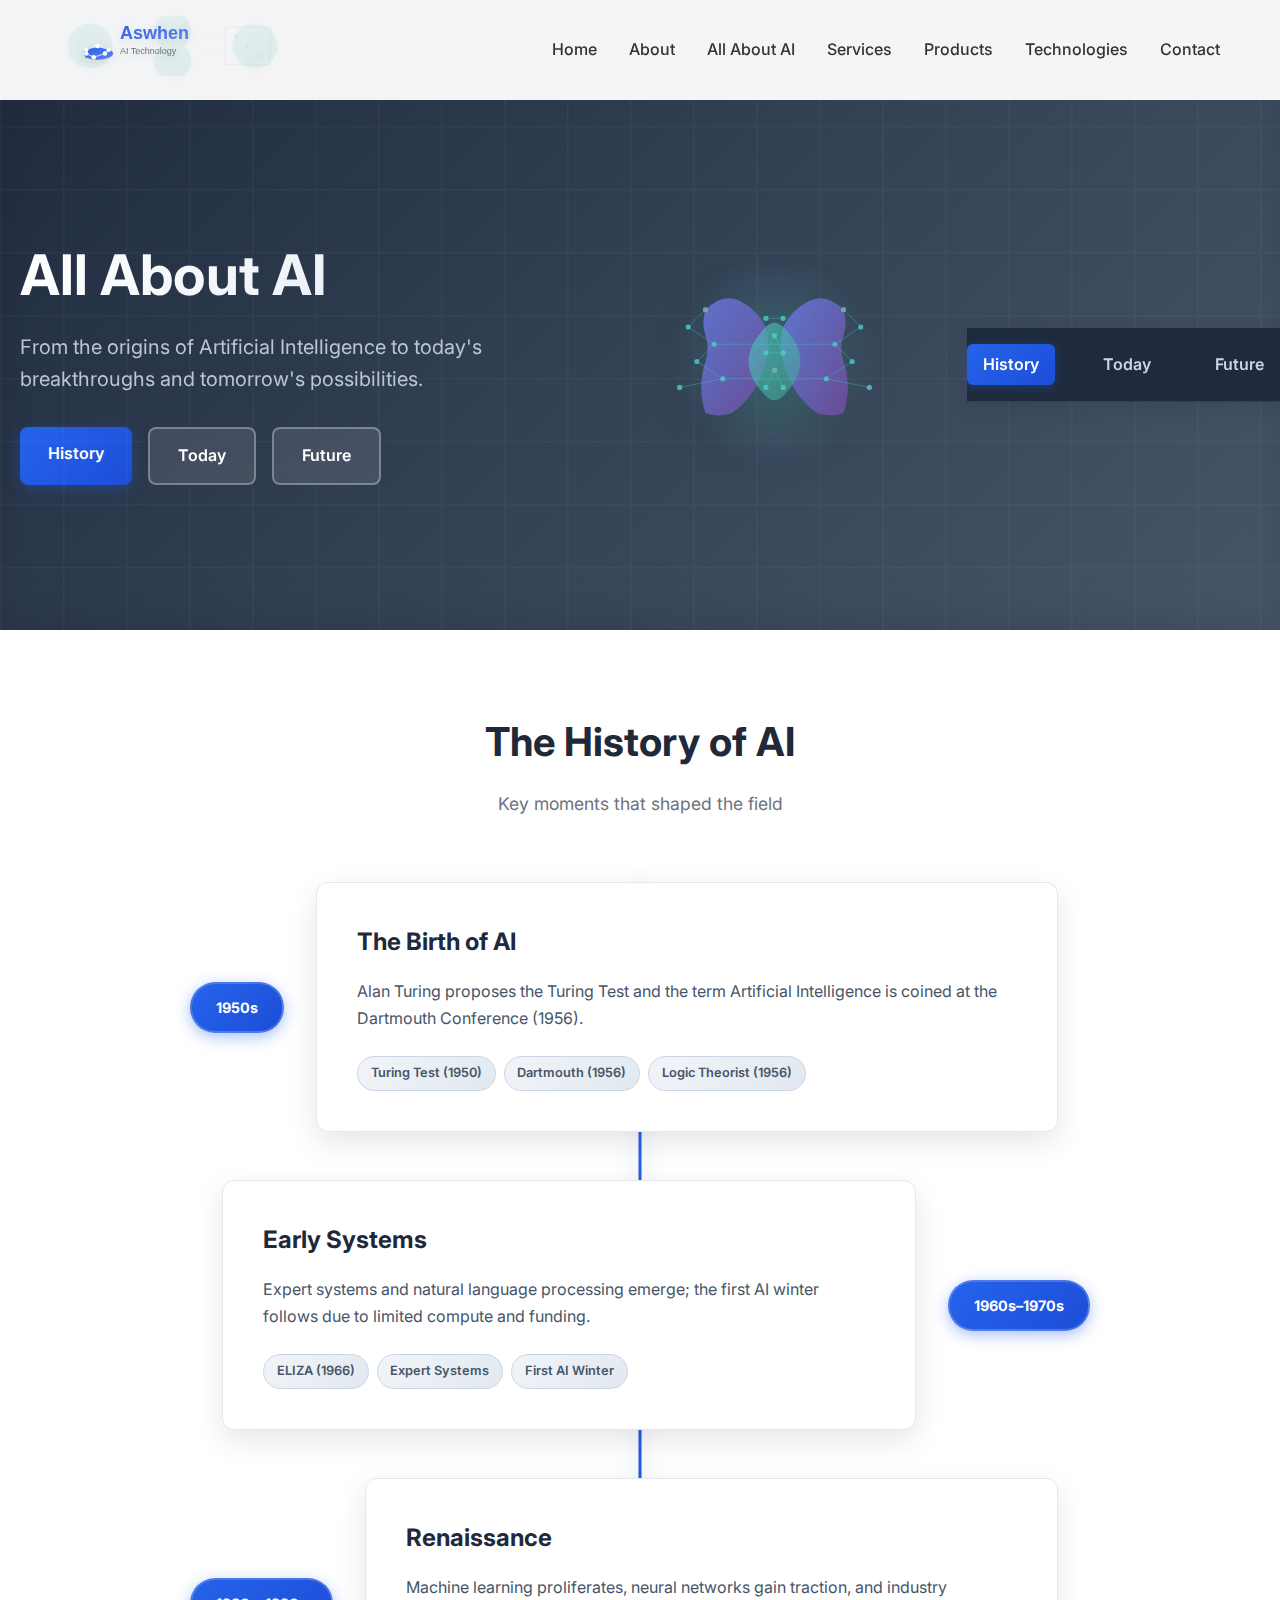
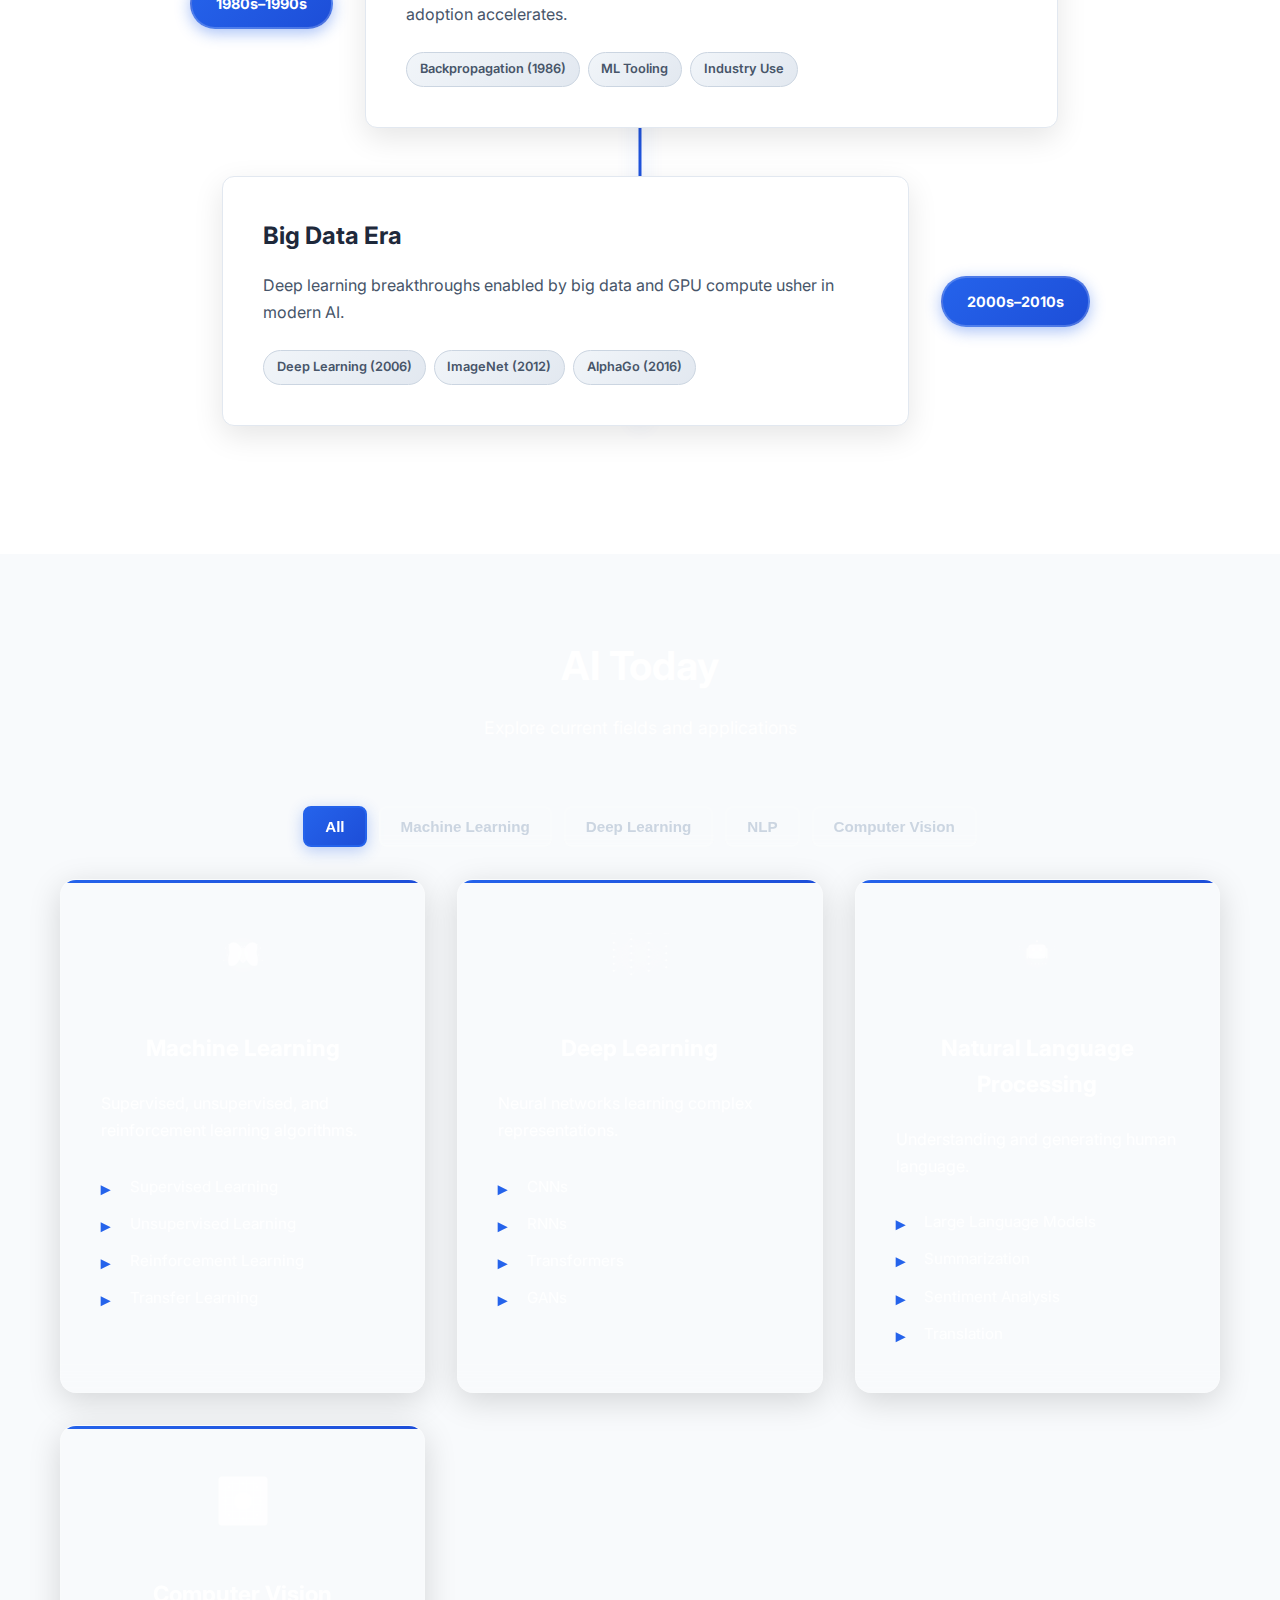
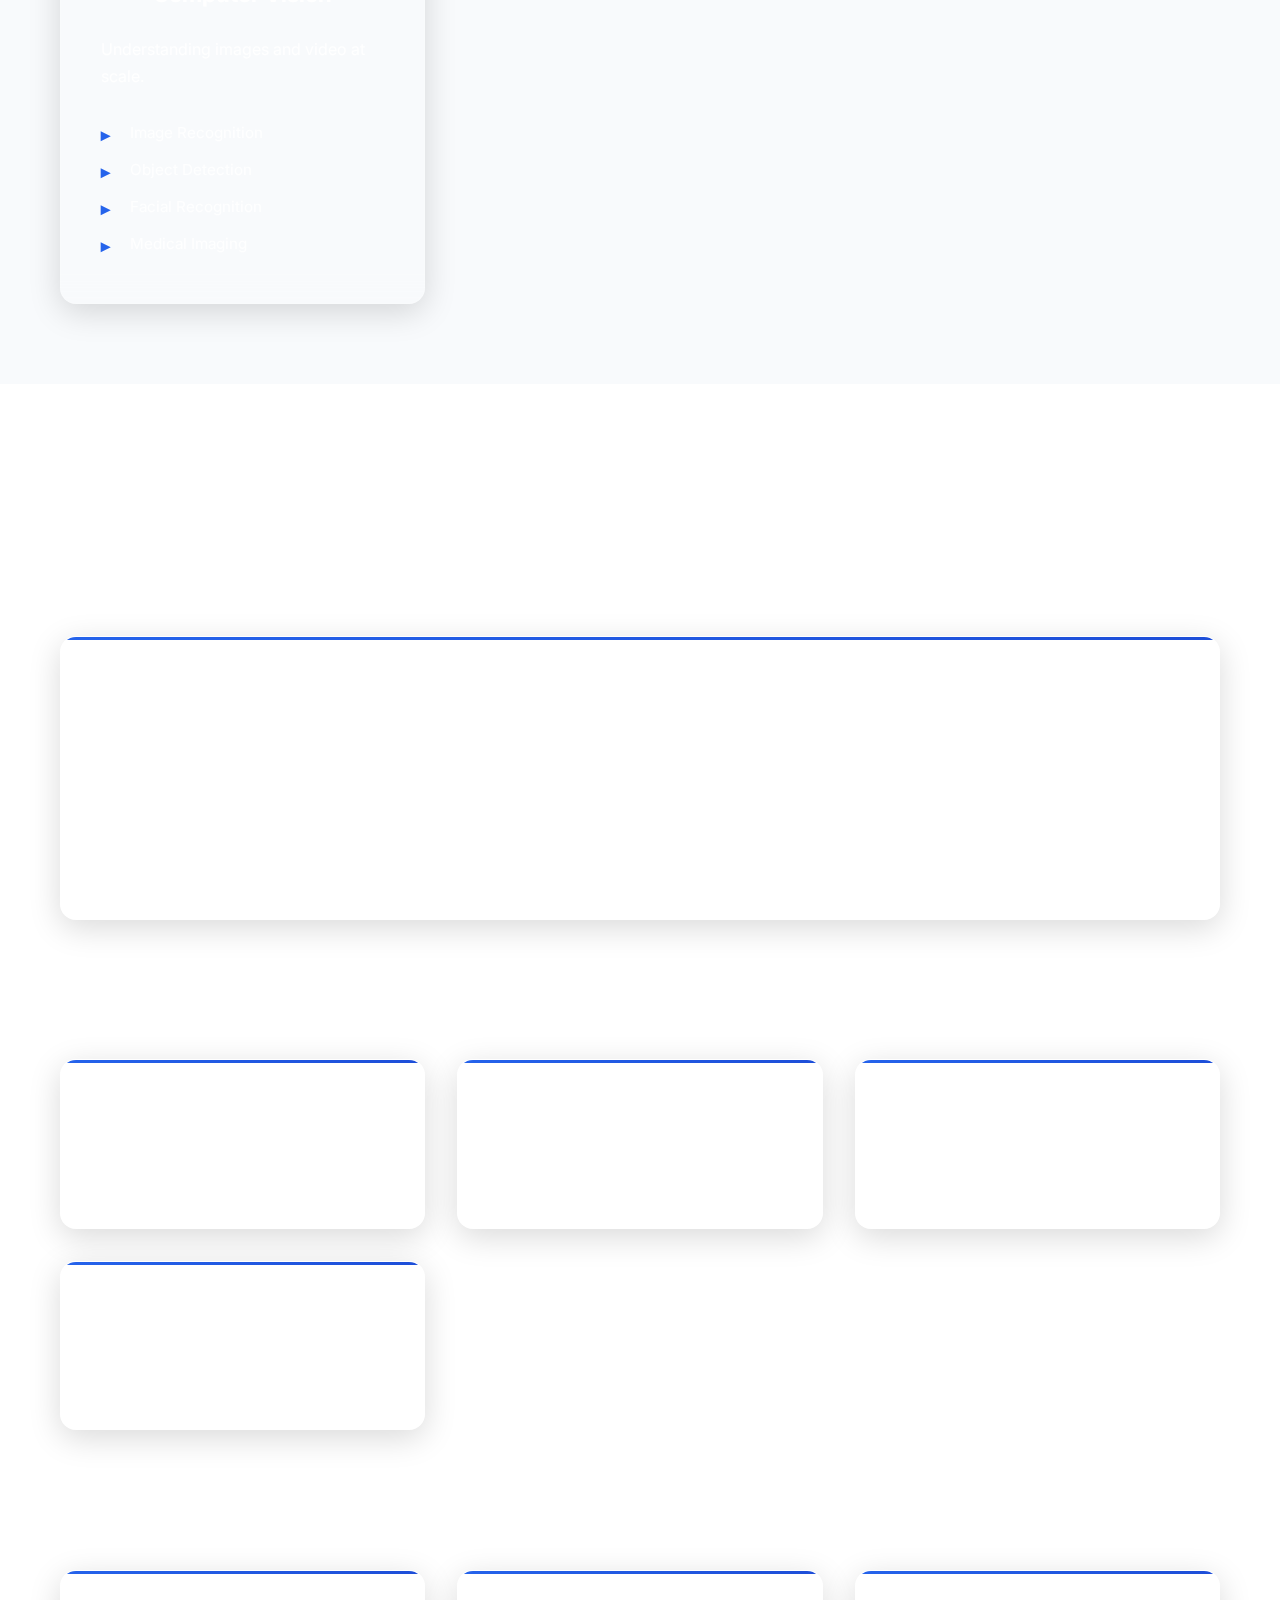
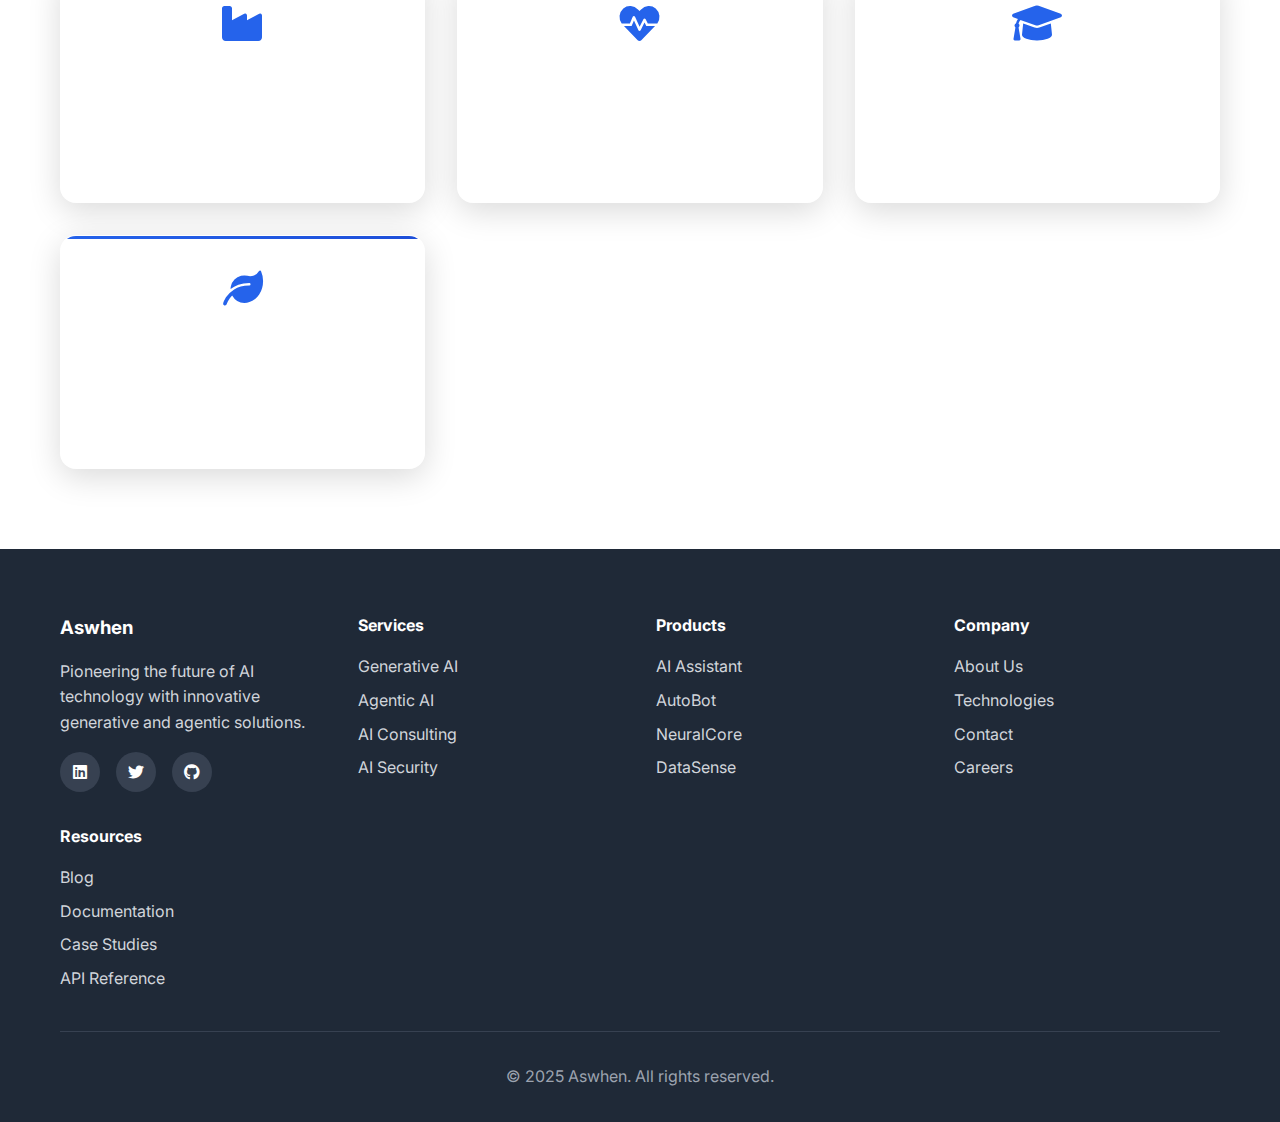
<file: all-about-ai.html>
<!DOCTYPE html>
<html lang="en">
<head>
    <meta charset="UTF-8">
    <meta name="viewport" content="width=device-width, initial-scale=1.0">
    <title>All About AI | Aswhen</title>
    <meta name="description" content="Explore All About AI at Aswhen: history, today's technologies, and the future. Dive into Machine Learning, Deep Learning, NLP, and Computer Vision.">
    <link rel="icon" type="image/svg+xml" href="logo.svg">
    <link rel="canonical" href="https://aswhen.ai/all-about-ai.html">
    <link rel="preload" href="styles.css" as="style">
    <link rel="stylesheet" href="styles.css">
    <link href="https://fonts.googleapis.com/css2?family=Inter:wght@300;400;500;600;700&display=swap" rel="stylesheet">
    <link rel="stylesheet" href="https://cdnjs.cloudflare.com/ajax/libs/font-awesome/6.0.0/css/all.min.css">
</head>
<body>
    <!-- Navigation -->
    <nav class="navbar" role="navigation" aria-label="Main navigation">
        <div class="nav-container">
            <div class="nav-logo">
                <a href="index.html#home" aria-label="Aswhen Home">
                    <img src="logo.svg" alt="Aswhen Logo" class="logo-img">
                </a>
            </div>
            <ul class="nav-menu" role="menubar">
                <li role="none"><a href="index.html#home" role="menuitem">Home</a></li>
                <li role="none"><a href="index.html#about" role="menuitem">About</a></li>
                <li role="none"><a href="#top" role="menuitem" aria-current="page">All About AI</a></li>
                <li role="none"><a href="index.html#services" role="menuitem">Services</a></li>
                <li role="none"><a href="index.html#products" role="menuitem">Products</a></li>
                <li role="none"><a href="index.html#technologies" role="menuitem">Technologies</a></li>
                <li role="none"><a href="index.html#contact" role="menuitem">Contact</a></li>
            </ul>
            <button class="hamburger" aria-label="Toggle mobile menu" aria-expanded="false" aria-controls="nav-menu">
                <span></span>
                <span></span>
                <span></span>
            </button>
        </div>
    </nav>

    <!-- Page Hero -->
    <header id="top" class="ai-page-hero" role="banner">
        <div class="container ai-page-hero-inner">
            <div class="ai-page-hero-content">
                <h1>All About AI</h1>
                <p>From the origins of Artificial Intelligence to today's breakthroughs and tomorrow's possibilities.</p>
                <div class="ai-page-cta">
                    <a class="btn btn-primary" href="#history">History</a>
                    <a class="btn btn-secondary" href="#today">Today</a>
                    <a class="btn btn-secondary" href="#future">Future</a>
                </div>
            </div>
            <div class="ai-page-hero-visual">
                <img src="images/ai-brain.svg" alt="AI Brain" class="hero-image" />
            </div>
        </div>
        <div class="ai-subnav">
            <div class="container ai-subnav-inner">
                <a href="#history" class="ai-subnav-link">History</a>
                <a href="#today" class="ai-subnav-link">Today</a>
                <a href="#future" class="ai-subnav-link">Future</a>
            </div>
        </div>
    </header>

    <main>
        <!-- History -->
        <section id="history" class="section">
            <div class="container">
                <div class="section-header">
                    <h2>The History of AI</h2>
                    <p>Key moments that shaped the field</p>
                </div>
                <div class="timeline">
                    <div class="timeline-item">
                        <div class="timeline-date">1950s</div>
                        <div class="timeline-content">
                            <h4>The Birth of AI</h4>
                            <p>Alan Turing proposes the Turing Test and the term Artificial Intelligence is coined at the Dartmouth Conference (1956).</p>
                            <div class="timeline-milestones">
                                <span class="milestone">Turing Test (1950)</span>
                                <span class="milestone">Dartmouth (1956)</span>
                                <span class="milestone">Logic Theorist (1956)</span>
                            </div>
                        </div>
                    </div>
                    <div class="timeline-item">
                        <div class="timeline-date">1960s–1970s</div>
                        <div class="timeline-content">
                            <h4>Early Systems</h4>
                            <p>Expert systems and natural language processing emerge; the first AI winter follows due to limited compute and funding.</p>
                            <div class="timeline-milestones">
                                <span class="milestone">ELIZA (1966)</span>
                                <span class="milestone">Expert Systems</span>
                                <span class="milestone">First AI Winter</span>
                            </div>
                        </div>
                    </div>
                    <div class="timeline-item">
                        <div class="timeline-date">1980s–1990s</div>
                        <div class="timeline-content">
                            <h4>Renaissance</h4>
                            <p>Machine learning proliferates, neural networks gain traction, and industry adoption accelerates.</p>
                            <div class="timeline-milestones">
                                <span class="milestone">Backpropagation (1986)</span>
                                <span class="milestone">ML Tooling</span>
                                <span class="milestone">Industry Use</span>
                            </div>
                        </div>
                    </div>
                    <div class="timeline-item">
                        <div class="timeline-date">2000s–2010s</div>
                        <div class="timeline-content">
                            <h4>Big Data Era</h4>
                            <p>Deep learning breakthroughs enabled by big data and GPU compute usher in modern AI.</p>
                            <div class="timeline-milestones">
                                <span class="milestone">Deep Learning (2006)</span>
                                <span class="milestone">ImageNet (2012)</span>
                                <span class="milestone">AlphaGo (2016)</span>
                            </div>
                        </div>
                    </div>
                </div>
            </div>
        </section>

        <!-- Today with filters -->
        <section id="today" class="section ai-today-section">
            <div class="container">
                <div class="section-header">
                    <h2>AI Today</h2>
                    <p>Explore current fields and applications</p>
                </div>

                <div class="ai-filter" role="toolbar" aria-label="Filter AI topics">
                    <button class="filter-btn is-active" data-filter="*">All</button>
                    <button class="filter-btn" data-filter="ml">Machine Learning</button>
                    <button class="filter-btn" data-filter="dl">Deep Learning</button>
                    <button class="filter-btn" data-filter="nlp">NLP</button>
                    <button class="filter-btn" data-filter="cv">Computer Vision</button>
                </div>

                <div class="present-grid option-grid">
                    <article class="present-card filter-item" data-category="ml">
                        <div class="present-icon">
                            <img src="images/ai-brain.svg" alt="Machine Learning" class="present-icon-img">
                        </div>
                        <h4>Machine Learning</h4>
                        <p>Supervised, unsupervised, and reinforcement learning algorithms.</p>
                        <ul>
                            <li>Supervised Learning</li>
                            <li>Unsupervised Learning</li>
                            <li>Reinforcement Learning</li>
                            <li>Transfer Learning</li>
                        </ul>
                    </article>

                    <article class="present-card filter-item" data-category="dl">
                        <div class="present-icon">
                            <img src="images/ai-network.svg" alt="Deep Learning" class="present-icon-img">
                        </div>
                        <h4>Deep Learning</h4>
                        <p>Neural networks learning complex representations.</p>
                        <ul>
                            <li>CNNs</li>
                            <li>RNNs</li>
                            <li>Transformers</li>
                            <li>GANs</li>
                        </ul>
                    </article>

                    <article class="present-card filter-item" data-category="nlp">
                        <div class="present-icon">
                            <img src="images/ai-robot.svg" alt="Natural Language Processing" class="present-icon-img">
                        </div>
                        <h4>Natural Language Processing</h4>
                        <p>Understanding and generating human language.</p>
                        <ul>
                            <li>Large Language Models</li>
                            <li>Summarization</li>
                            <li>Sentiment Analysis</li>
                            <li>Translation</li>
                        </ul>
                    </article>

                    <article class="present-card filter-item" data-category="cv">
                        <div class="present-icon">
                            <img src="images/ai-chip.svg" alt="Computer Vision" class="present-icon-img">
                        </div>
                        <h4>Computer Vision</h4>
                        <p>Understanding images and video at scale.</p>
                        <ul>
                            <li>Image Recognition</li>
                            <li>Object Detection</li>
                            <li>Facial Recognition</li>
                            <li>Medical Imaging</li>
                        </ul>
                    </article>
                </div>
            </div>
        </section>

        <!-- Future -->
        <section id="future" class="section ai-future-section">
            <div class="container">
                <div class="section-header">
                    <h2>The Future of AI</h2>
                    <p>Emerging technologies and societal impact</p>
                </div>

                <div class="future-content">
                    <div class="future-prediction">
                        <h4>Artificial General Intelligence (AGI)</h4>
                        <p>Machines that can generalize across tasks approaching human-level capability.</p>
                        <div class="prediction-timeline">
                            <span class="timeline-marker">2025–2030</span>
                            <span class="timeline-marker">2030–2040</span>
                            <span class="timeline-marker">2040+</span>
                        </div>
                    </div>

                    <div class="future-technologies">
                        <h4>Emerging Technologies</h4>
                        <div class="tech-predictions">
                            <div class="tech-prediction">
                                <h5>Quantum AI</h5>
                                <p>Quantum computing paired with AI for previously intractable problems.</p>
                            </div>
                            <div class="tech-prediction">
                                <h5>Brain-Computer Interfaces</h5>
                                <p>Direct human–AI interfaces enabling new forms of cognition.</p>
                            </div>
                            <div class="tech-prediction">
                                <h5>Autonomous Systems</h5>
                                <p>Self-driving vehicles, drones, and robotics operating independently.</p>
                            </div>
                            <div class="tech-prediction">
                                <h5>AI Ethics & Governance</h5>
                                <p>Standards and policy ensuring safe and beneficial AI.</p>
                            </div>
                        </div>
                    </div>

                    <div class="future-impact">
                        <h4>Societal Impact</h4>
                        <div class="impact-grid">
                            <div class="impact-item">
                                <i class="fas fa-industry"></i>
                                <h5>Industry 5.0</h5>
                                <p>Human–AI collaboration at scale in manufacturing.</p>
                            </div>
                            <div class="impact-item">
                                <i class="fas fa-heartbeat"></i>
                                <h5>Healthcare</h5>
                                <p>Personalized medicine and AI-powered diagnostics.</p>
                            </div>
                            <div class="impact-item">
                                <i class="fas fa-graduation-cap"></i>
                                <h5>Education</h5>
                                <p>Adaptive learning and intelligent tutoring systems.</p>
                            </div>
                            <div class="impact-item">
                                <i class="fas fa-leaf"></i>
                                <h5>Climate</h5>
                                <p>AI for renewable energy and environmental monitoring.</p>
                            </div>
                        </div>
                    </div>
                </div>
            </div>
        </section>
    </main>

    <!-- Footer -->
    <footer class="footer">
        <div class="container">
            <div class="footer-content">
                <div class="footer-section">
                    <h3>Aswhen</h3>
                    <p>Pioneering the future of AI technology with innovative generative and agentic solutions.</p>
                    <div class="social-links">
                        <a href="#"><i class="fab fa-linkedin"></i></a>
                        <a href="#"><i class="fab fa-twitter"></i></a>
                        <a href="#"><i class="fab fa-github"></i></a>
                    </div>
                </div>
                <div class="footer-section">
                    <h4>Services</h4>
                    <ul>
                        <li><a href="index.html#services">Generative AI</a></li>
                        <li><a href="index.html#services">Agentic AI</a></li>
                        <li><a href="index.html#services">AI Consulting</a></li>
                        <li><a href="index.html#services">AI Security</a></li>
                    </ul>
                </div>
                <div class="footer-section">
                    <h4>Products</h4>
                    <ul>
                        <li><a href="index.html#products">AI Assistant</a></li>
                        <li><a href="index.html#products">AutoBot</a></li>
                        <li><a href="index.html#products">NeuralCore</a></li>
                        <li><a href="index.html#products">DataSense</a></li>
                    </ul>
                </div>
                <div class="footer-section">
                    <h4>Company</h4>
                    <ul>
                        <li><a href="index.html#about">About Us</a></li>
                        <li><a href="index.html#technologies">Technologies</a></li>
                        <li><a href="index.html#contact">Contact</a></li>
                        <li><a href="#">Careers</a></li>
                    </ul>
                </div>
                <div class="footer-section">
                    <h4>Resources</h4>
                    <ul>
                        <li><a href="#" aria-label="Read our AI technology blog">Blog</a></li>
                        <li><a href="#" aria-label="View AI documentation and guides">Documentation</a></li>
                        <li><a href="#" aria-label="Explore AI case studies">Case Studies</a></li>
                        <li><a href="#" aria-label="Access AI API reference">API Reference</a></li>
                    </ul>
                </div>
            </div>
            <div class="footer-bottom">
                <p>&copy; 2025 Aswhen. All rights reserved.</p>
            </div>
        </div>
    </footer>

    <script src="script.js"></script>
    <script>
        // Highlight subnav on scroll
        const subnavLinks = document.querySelectorAll('.ai-subnav-link');
        const sections = ['history', 'today', 'future'].map(id => document.getElementById(id));
        const setActiveSubnav = () => {
            let current = 'history';
            sections.forEach(sec => {
                if (sec && sec.getBoundingClientRect().top <= 90) {
                    current = sec.id;
                }
            });
            subnavLinks.forEach(l => l.classList.toggle('is-active', l.getAttribute('href') === '#' + current));
        };
        document.addEventListener('scroll', setActiveSubnav, { passive: true });
        window.addEventListener('load', setActiveSubnav);
    </script>
</body>
</html>
</file>
<file: styles.css>
/* Performance optimizations */
* {
    margin: 0;
    padding: 0;
    box-sizing: border-box;
}

/* Optimize for performance */
img {
    max-width: 100%;
    height: auto;
}

/* Reduce layout shifts */
.logo-img,
.hero-image,
.product-img,
.tech-icon {
    aspect-ratio: auto;
}

/* Optimize animations for performance */
@media (prefers-reduced-motion: reduce) {
    *,
    *::before,
    *::after {
        animation-duration: 0.01ms !important;
        animation-iteration-count: 1 !important;
        transition-duration: 0.01ms !important;
    }
}

body {
    font-family: 'Inter', sans-serif;
    line-height: 1.6;
    color: #333;
    overflow-x: hidden;
}

.container {
    max-width: 1200px;
    margin: 0 auto;
    padding: 0 20px;
}

/* Navigation */
.navbar {
    position: fixed;
    top: 0;
    width: 100%;
    background: rgba(255, 255, 255, 0.95);
    backdrop-filter: blur(10px);
    z-index: 1000;
    padding: 1rem 0;
    transition: all 0.3s ease;
}

.nav-container {
    max-width: 1200px;
    margin: 0 auto;
    padding: 0 20px;
    display: flex;
    justify-content: space-between;
    align-items: center;
}

.logo-img {
    height: 60px;
    width: auto;
    transition: transform 0.3s ease;
    filter: drop-shadow(0 2px 4px rgba(0, 0, 0, 0.1));
}

.logo-img:hover {
    transform: scale(1.05);
    filter: drop-shadow(0 4px 8px rgba(0, 0, 0, 0.15));
}

.nav-menu {
    display: flex;
    list-style: none;
    gap: 2rem;
}

.nav-menu a {
    text-decoration: none;
    color: #333;
    font-weight: 500;
    transition: color 0.3s ease;
}

.nav-menu a:hover {
    color: #2563eb;
}

.hamburger {
    display: none;
    flex-direction: column;
    cursor: pointer;
}

.hamburger span {
    width: 25px;
    height: 3px;
    background: #333;
    margin: 3px 0;
    transition: 0.3s;
}

.hamburger.active span:nth-child(1) {
    transform: rotate(-45deg) translate(-5px, 6px);
}

.hamburger.active span:nth-child(2) {
    opacity: 0;
}

.hamburger.active span:nth-child(3) {
    transform: rotate(45deg) translate(-5px, -6px);
}

/* Hero Section */
.hero {
    min-height: 100vh;
    display: flex;
    align-items: center;
    background: linear-gradient(135deg, #667eea 0%, #764ba2 100%);
    color: white;
    position: relative;
    overflow: hidden;
}

.hero-container {
    max-width: 1200px;
    margin: 0 auto;
    padding: 0 20px;
    display: grid;
    grid-template-columns: 1fr 1fr;
    gap: 4rem;
    align-items: center;
}

.hero-title {
    font-size: 3.5rem;
    font-weight: 700;
    margin-bottom: 1.5rem;
    line-height: 1.2;
}

.gradient-text {
    background: linear-gradient(45deg, #ff6b6b, #4ecdc4);
    -webkit-background-clip: text;
    -webkit-text-fill-color: transparent;
    background-clip: text;
}

.hero-subtitle {
    font-size: 1.2rem;
    margin-bottom: 2rem;
    opacity: 0.9;
}

.hero-buttons {
    display: flex;
    gap: 1rem;
    flex-wrap: wrap;
}

.btn {
    padding: 12px 24px;
    border-radius: 8px;
    text-decoration: none;
    font-weight: 600;
    transition: all 0.3s ease;
    display: inline-block;
    border: none;
    cursor: pointer;
}

.btn-primary {
    background: #2563eb;
    color: white;
}

.btn-primary:hover {
    background: #1d4ed8;
    transform: translateY(-2px);
}

.btn-secondary {
    background: transparent;
    color: white;
    border: 2px solid white;
}

.btn-secondary:hover {
    background: white;
    color: #2563eb;
}

.hero-visual {
    display: flex;
    justify-content: center;
    align-items: center;
}

.hero-image {
    width: 100%;
    max-width: 400px;
    height: auto;
    filter: drop-shadow(0 10px 20px rgba(0, 0, 0, 0.2));
    animation: float 3s ease-in-out infinite;
}

@keyframes float {
    0%, 100% { transform: translateY(0px); }
    50% { transform: translateY(-10px); }
}

/* Section Headers */
.section-header {
    text-align: center;
    margin-bottom: 4rem;
}

.section-header h2 {
    font-size: 2.5rem;
    font-weight: 700;
    margin-bottom: 1rem;
    color: #1f2937;
}

.section-header p {
    font-size: 1.1rem;
    color: #6b7280;
    max-width: 600px;
    margin: 0 auto;
}

/* About Section */
.about {
    padding: 6rem 0;
    background: #f8fafc;
}

.about-content {
    display: grid;
    grid-template-columns: 2fr 1fr;
    gap: 4rem;
    align-items: center;
}

.about-text h3 {
    font-size: 1.5rem;
    font-weight: 600;
    margin-bottom: 1rem;
    color: #1f2937;
}

.about-text p {
    margin-bottom: 2rem;
    color: #4b5563;
    line-height: 1.7;
}

.stats {
    display: grid;
    grid-template-columns: repeat(3, 1fr);
    gap: 2rem;
    margin-top: 3rem;
}

.stat {
    text-align: center;
    padding: 1.5rem;
    background: white;
    border-radius: 12px;
    box-shadow: 0 4px 6px rgba(0, 0, 0, 0.05);
}

.stat h4 {
    font-size: 2rem;
    font-weight: 700;
    color: #2563eb;
    margin-bottom: 0.5rem;
}

.stat p {
    color: #6b7280;
    font-size: 0.9rem;
}

.about-image {
    display: flex;
    justify-content: center;
    align-items: center;
}

.about-image-img {
    width: 100%;
    max-width: 300px;
    height: auto;
    filter: drop-shadow(0 5px 15px rgba(0, 0, 0, 0.1));
    transition: transform 0.3s ease;
}

.about-image-img:hover {
    transform: scale(1.05);
}

/* Services Section */
.services {
    padding: 6rem 0;
    background: white;
}

.services-grid {
    display: grid;
    grid-template-columns: repeat(auto-fit, minmax(280px, 1fr));
    gap: 2rem;
}

.service-card {
    background: white;
    padding: 2rem;
    border-radius: 16px;
    box-shadow: 0 10px 25px rgba(0, 0, 0, 0.1);
    transition: transform 0.3s ease, box-shadow 0.3s ease;
    border: 1px solid #e5e7eb;
}

.service-card:hover {
    transform: translateY(-5px);
    box-shadow: 0 20px 40px rgba(0, 0, 0, 0.15);
}

.service-icon {
    width: 60px;
    height: 60px;
    background: linear-gradient(135deg, #667eea, #764ba2);
    border-radius: 12px;
    display: flex;
    align-items: center;
    justify-content: center;
    color: white;
    font-size: 1.5rem;
    margin-bottom: 1.5rem;
    overflow: hidden;
}

.service-icon-img {
    width: 100%;
    height: 100%;
    object-fit: cover;
    filter: brightness(0) invert(1);
    transition: transform 0.3s ease;
}

.service-icon-img:hover {
    transform: scale(1.1);
}

.service-card h3 {
    font-size: 1.3rem;
    font-weight: 600;
    margin-bottom: 1rem;
    color: #1f2937;
}

.service-card p {
    color: #6b7280;
    margin-bottom: 1.5rem;
    line-height: 1.6;
}

.service-card ul {
    list-style: none;
}

.service-card li {
    padding: 0.5rem 0;
    color: #4b5563;
    position: relative;
    padding-left: 1.5rem;
}

.service-card li::before {
    content: '✓';
    position: absolute;
    left: 0;
    color: #10b981;
    font-weight: bold;
}

/* Products Section */
.products {
    padding: 6rem 0;
    background: white;
}

.products-grid {
    display: grid;
    grid-template-columns: repeat(auto-fit, minmax(350px, 1fr));
    gap: 2rem;
}

.product-card {
    background: white;
    border-radius: 16px;
    box-shadow: 0 10px 25px rgba(0, 0, 0, 0.1);
    transition: transform 0.3s ease, box-shadow 0.3s ease;
    border: 1px solid #e5e7eb;
    overflow: hidden;
}

.product-card:hover {
    transform: translateY(-5px);
    box-shadow: 0 20px 40px rgba(0, 0, 0, 0.15);
}

.product-image {
    height: 200px;
    background: linear-gradient(135deg, #f8fafc, #e5e7eb);
    display: flex;
    align-items: center;
    justify-content: center;
    padding: 2rem;
}

.product-img {
    width: 100%;
    height: 100%;
    object-fit: contain;
    max-width: 150px;
    filter: drop-shadow(0 5px 15px rgba(0, 0, 0, 0.1));
    transition: transform 0.3s ease;
}

.product-card:hover .product-img {
    transform: scale(1.05);
}

.product-content {
    padding: 2rem;
}

.product-content h3 {
    font-size: 1.4rem;
    font-weight: 600;
    margin-bottom: 1rem;
    color: #1f2937;
}

.product-description {
    color: #6b7280;
    line-height: 1.6;
    margin-bottom: 1.5rem;
}

.product-features {
    display: flex;
    flex-wrap: wrap;
    gap: 0.5rem;
    margin-bottom: 1.5rem;
}

.feature-tag {
    background: linear-gradient(135deg, #667eea, #764ba2);
    color: white;
    padding: 0.25rem 0.75rem;
    border-radius: 20px;
    font-size: 0.8rem;
    font-weight: 500;
}

.product-pricing {
    display: flex;
    justify-content: space-between;
    align-items: center;
    padding-top: 1rem;
    border-top: 1px solid #e5e7eb;
}

.price {
    font-size: 1.1rem;
    font-weight: 600;
    color: #2563eb;
}

.btn-sm {
    padding: 8px 16px;
    font-size: 0.9rem;
}

/* Technologies Section */
.technologies {
    padding: 6rem 0;
    background: #f8fafc;
}

.tech-grid {
    display: grid;
    grid-template-columns: repeat(auto-fit, minmax(200px, 1fr));
    gap: 2rem;
}

.tech-item {
    background: white;
    padding: 2rem;
    border-radius: 12px;
    text-align: center;
    box-shadow: 0 4px 6px rgba(0, 0, 0, 0.05);
    transition: transform 0.3s ease;
}

.tech-item:hover {
    transform: translateY(-3px);
}

.tech-item i,
.tech-icon {
    font-size: 2.5rem;
    color: #2563eb;
    margin-bottom: 1rem;
}

.tech-icon {
    width: 60px;
    height: 60px;
    object-fit: contain;
    transition: transform 0.3s ease;
}

.tech-icon:hover {
    transform: scale(1.1);
}

.tech-item h4 {
    font-size: 1.1rem;
    font-weight: 600;
    margin-bottom: 0.5rem;
    color: #1f2937;
}

.tech-item p {
    color: #6b7280;
    font-size: 0.9rem;
}

/* All About AI Section */
.all-about-ai {
    padding: 5rem 0;
    background: linear-gradient(135deg, #f093fb 0%, #f5576c 100%);
    color: white;
}

/* All About AI - dedicated page */
.ai-page-hero {
    min-height: 70vh;
    display: flex;
    align-items: center;
    background: linear-gradient(135deg, #1e293b 0%, #334155 50%, #475569 100%);
    color: white;
    padding-top: 100px; /* account for fixed navbar */
    position: relative;
    box-shadow: inset 0 -10px 30px rgba(0, 0, 0, 0.1);
}

.ai-page-hero::before {
    content: '';
    position: absolute;
    top: 0;
    left: 0;
    right: 0;
    bottom: 0;
    background: url('data:image/svg+xml,<svg xmlns="http://www.w3.org/2000/svg" viewBox="0 0 100 100"><defs><pattern id="grid" width="10" height="10" patternUnits="userSpaceOnUse"><path d="M 10 0 L 0 0 0 10" fill="none" stroke="rgba(255,255,255,0.03)" stroke-width="0.5"/></pattern></defs><rect width="100" height="100" fill="url(%23grid)"/></svg>');
    pointer-events: none;
}

.ai-page-hero-inner {
    display: grid;
    grid-template-columns: 1.2fr 0.8fr;
    gap: 4rem;
    align-items: center;
}

.ai-page-hero-content h1 {
    font-size: 3.5rem;
    font-weight: 700;
    margin-bottom: 1.5rem;
    background: linear-gradient(135deg, #ffffff 0%, #e2e8f0 100%);
    -webkit-background-clip: text;
    -webkit-text-fill-color: transparent;
    background-clip: text;
    line-height: 1.1;
}

.ai-page-hero-content p {
    font-size: 1.25rem;
    opacity: 0.9;
    margin-bottom: 2rem;
    line-height: 1.6;
    color: #cbd5e1;
}

.ai-page-cta {
    display: flex;
    gap: 1rem;
    flex-wrap: wrap;
}

.ai-page-cta .btn {
    padding: 14px 28px;
    font-size: 1rem;
    font-weight: 600;
    border-radius: 8px;
    transition: all 0.3s ease;
    text-decoration: none;
    display: inline-block;
}

.ai-page-cta .btn-primary {
    background: linear-gradient(135deg, #2563eb 0%, #1d4ed8 100%);
    color: white;
    border: none;
    box-shadow: 0 4px 15px rgba(37, 99, 235, 0.3);
}

.ai-page-cta .btn-primary:hover {
    transform: translateY(-2px);
    box-shadow: 0 8px 25px rgba(37, 99, 235, 0.4);
}

.ai-page-cta .btn-secondary {
    background: rgba(255, 255, 255, 0.1);
    color: white;
    border: 2px solid rgba(255, 255, 255, 0.3);
    backdrop-filter: blur(10px);
}

.ai-page-cta .btn-secondary:hover {
    background: rgba(255, 255, 255, 0.2);
    border-color: rgba(255, 255, 255, 0.5);
    transform: translateY(-2px);
}

.ai-subnav {
    position: sticky;
    top: 64px;
    background: rgba(30, 41, 59, 0.95);
    backdrop-filter: blur(20px);
    border-bottom: 1px solid rgba(255, 255, 255, 0.1);
    box-shadow: 0 4px 20px rgba(0, 0, 0, 0.1);
    z-index: 100;
}

.ai-subnav-inner {
    display: flex;
    gap: 2rem;
    padding: 1rem 0;
    justify-content: center;
}

.ai-subnav-link {
    color: #cbd5e1;
    text-decoration: none;
    font-weight: 600;
    font-size: 1rem;
    padding: 0.5rem 1rem;
    border-radius: 6px;
    transition: all 0.3s ease;
    position: relative;
}

.ai-subnav-link:hover {
    color: white;
    background: rgba(255, 255, 255, 0.1);
}

.ai-subnav-link.is-active {
    color: white;
    background: linear-gradient(135deg, #2563eb 0%, #1d4ed8 100%);
    box-shadow: 0 2px 10px rgba(37, 99, 235, 0.3);
}

.section {
    padding: 5rem 0;
}

.section:nth-child(even) {
    background: #f8fafc;
}

.section:nth-child(odd) {
    background: white;
}

.ai-today-section {
    background: linear-gradient(135deg, #1e293b 0%, #334155 100%);
    color: white;
}

.ai-today-section .section-header h2,
.ai-today-section .section-header p {
    color: white;
}

.ai-today-section .ai-filter {
    display: flex;
    gap: 0.75rem;
    justify-content: center;
    margin-bottom: 2rem;
    flex-wrap: wrap;
}

.filter-btn {
    border: 2px solid rgba(255, 255, 255, 0.2);
    color: #cbd5e1;
    background: rgba(255, 255, 255, 0.05);
    padding: 10px 20px;
    border-radius: 8px;
    cursor: pointer;
    font-weight: 600;
    font-size: 0.95rem;
    transition: all 0.3s ease;
    backdrop-filter: blur(10px);
}

.filter-btn:hover {
    background: rgba(255, 255, 255, 0.1);
    border-color: rgba(255, 255, 255, 0.3);
    color: white;
    transform: translateY(-1px);
}

.filter-btn.is-active {
    background: linear-gradient(135deg, #2563eb 0%, #1d4ed8 100%);
    border-color: #2563eb;
    color: white;
    box-shadow: 0 4px 15px rgba(37, 99, 235, 0.3);
}

.option-grid {
    margin-top: 2rem;
}

.ai-future-section {
    background: linear-gradient(135deg, #0f172a 0%, #1e293b 100%);
    color: white;
}

.ai-future-section .section-header h2,
.ai-future-section .section-header p {
    color: white;
}

/* Timeline Styles */
.ai-timeline {
    margin-bottom: 4rem;
}

.timeline-title {
    text-align: center;
    font-size: 2.5rem;
    margin-bottom: 3rem;
    color: #1e293b;
    font-weight: 700;
}

.timeline {
    position: relative;
    max-width: 900px;
    margin: 0 auto;
}

.timeline::before {
    content: '';
    position: absolute;
    left: 50%;
    top: 0;
    bottom: 0;
    width: 3px;
    background: linear-gradient(180deg, #2563eb 0%, #1d4ed8 100%);
    transform: translateX(-50%);
    border-radius: 2px;
    box-shadow: 0 0 20px rgba(37, 99, 235, 0.3);
}

.timeline-item {
    position: relative;
    margin-bottom: 3rem;
    display: flex;
    align-items: center;
}

.timeline-item:nth-child(odd) {
    flex-direction: row;
}

.timeline-item:nth-child(even) {
    flex-direction: row-reverse;
}

.timeline-date {
    background: linear-gradient(135deg, #2563eb 0%, #1d4ed8 100%);
    color: white;
    padding: 0.75rem 1.5rem;
    border-radius: 25px;
    font-weight: 700;
    font-size: 0.9rem;
    white-space: nowrap;
    box-shadow: 0 4px 15px rgba(37, 99, 235, 0.4);
    z-index: 2;
    position: relative;
    border: 2px solid rgba(255, 255, 255, 0.2);
}

.timeline-content {
    background: white;
    padding: 2.5rem;
    border-radius: 12px;
    margin: 0 2rem;
    flex: 1;
    border: 1px solid #e2e8f0;
    box-shadow: 0 10px 30px rgba(0, 0, 0, 0.1);
    transition: transform 0.3s ease, box-shadow 0.3s ease;
}

.timeline-content:hover {
    transform: translateY(-2px);
    box-shadow: 0 15px 40px rgba(0, 0, 0, 0.15);
}

.timeline-content h4 {
    color: #1e293b;
    font-size: 1.5rem;
    margin-bottom: 1rem;
    font-weight: 700;
}

.timeline-content p {
    color: #475569;
    line-height: 1.7;
    margin-bottom: 1.5rem;
    font-size: 1rem;
}

.timeline-milestones {
    display: flex;
    flex-wrap: wrap;
    gap: 0.5rem;
}

.milestone {
    background: linear-gradient(135deg, #f1f5f9 0%, #e2e8f0 100%);
    color: #475569;
    padding: 0.4rem 0.8rem;
    border-radius: 20px;
    font-size: 0.8rem;
    font-weight: 600;
    border: 1px solid #cbd5e1;
    transition: all 0.3s ease;
}

.milestone:hover {
    background: linear-gradient(135deg, #2563eb 0%, #1d4ed8 100%);
    color: white;
    transform: translateY(-1px);
}

/* Present State Styles */
.ai-present {
    margin-bottom: 4rem;
}

.present-title {
    text-align: center;
    font-size: 2.5rem;
    margin-bottom: 3rem;
    color: white;
    font-weight: 700;
}

.present-grid {
    display: grid;
    grid-template-columns: repeat(auto-fit, minmax(300px, 1fr));
    gap: 2rem;
    margin-top: 2rem;
}

.present-card {
    background: rgba(255, 255, 255, 0.08);
    backdrop-filter: blur(20px);
    padding: 2.5rem;
    border-radius: 16px;
    border: 1px solid rgba(255, 255, 255, 0.15);
    box-shadow: 0 8px 32px rgba(0, 0, 0, 0.15);
    transition: all 0.3s ease;
    position: relative;
    overflow: hidden;
}

.present-card::before {
    content: '';
    position: absolute;
    top: 0;
    left: 0;
    right: 0;
    height: 3px;
    background: linear-gradient(135deg, #2563eb 0%, #1d4ed8 100%);
}

.present-card:hover {
    transform: translateY(-8px);
    box-shadow: 0 20px 50px rgba(0, 0, 0, 0.25);
    border-color: rgba(255, 255, 255, 0.25);
}

.present-icon {
    text-align: center;
    margin-bottom: 2rem;
}

.present-icon-img {
    width: 70px;
    height: 70px;
    filter: brightness(0) invert(1);
    transition: transform 0.3s ease;
    opacity: 0.9;
}

.present-card:hover .present-icon-img {
    transform: scale(1.15);
    opacity: 1;
}

.present-card h4 {
    color: white;
    font-size: 1.4rem;
    margin-bottom: 1.5rem;
    text-align: center;
    font-weight: 700;
}

.present-card p {
    color: rgba(255, 255, 255, 0.9);
    line-height: 1.7;
    margin-bottom: 1.5rem;
    font-size: 1rem;
}

.present-card ul {
    list-style: none;
    padding: 0;
}

.present-card li {
    color: rgba(255, 255, 255, 0.85);
    padding: 0.4rem 0;
    font-size: 0.95rem;
    position: relative;
    padding-left: 1.8rem;
    transition: color 0.3s ease;
}

.present-card li::before {
    content: '▸';
    position: absolute;
    left: 0;
    color: #2563eb;
    font-weight: bold;
    font-size: 1.1rem;
}

.present-card:hover li {
    color: rgba(255, 255, 255, 0.95);
}

/* Future Styles */
.ai-future {
    margin-top: 4rem;
}

.future-title {
    text-align: center;
    font-size: 2.5rem;
    margin-bottom: 3rem;
    color: white;
    font-weight: 700;
}

.future-content {
    max-width: 1200px;
    margin: 0 auto;
}

.future-prediction {
    background: rgba(255, 255, 255, 0.08);
    backdrop-filter: blur(20px);
    padding: 3rem;
    border-radius: 16px;
    margin-bottom: 3rem;
    border: 1px solid rgba(255, 255, 255, 0.15);
    box-shadow: 0 8px 32px rgba(0, 0, 0, 0.15);
    position: relative;
    overflow: hidden;
}

.future-prediction::before {
    content: '';
    position: absolute;
    top: 0;
    left: 0;
    right: 0;
    height: 3px;
    background: linear-gradient(135deg, #2563eb 0%, #1d4ed8 100%);
}

.future-prediction h4 {
    color: white;
    font-size: 2rem;
    margin-bottom: 1.5rem;
    font-weight: 700;
}

.future-prediction p {
    color: rgba(255, 255, 255, 0.9);
    line-height: 1.7;
    margin-bottom: 2rem;
    font-size: 1.1rem;
}

.prediction-timeline {
    display: flex;
    justify-content: space-around;
    gap: 1rem;
    flex-wrap: wrap;
}

.timeline-marker {
    background: rgba(255, 255, 255, 0.1);
    color: white;
    padding: 0.75rem 1.5rem;
    border-radius: 25px;
    font-size: 0.9rem;
    font-weight: 600;
    border: 1px solid rgba(255, 255, 255, 0.2);
    transition: all 0.3s ease;
}

.timeline-marker:hover {
    background: rgba(255, 255, 255, 0.2);
    transform: translateY(-2px);
}

.future-technologies {
    margin-bottom: 3rem;
}

.future-technologies h4 {
    color: white;
    font-size: 2rem;
    margin-bottom: 2.5rem;
    text-align: center;
    font-weight: 700;
}

.tech-predictions {
    display: grid;
    grid-template-columns: repeat(auto-fit, minmax(280px, 1fr));
    gap: 2rem;
}

.tech-prediction {
    background: rgba(255, 255, 255, 0.08);
    backdrop-filter: blur(20px);
    padding: 2rem;
    border-radius: 16px;
    border: 1px solid rgba(255, 255, 255, 0.15);
    box-shadow: 0 8px 32px rgba(0, 0, 0, 0.15);
    transition: all 0.3s ease;
    position: relative;
    overflow: hidden;
}

.tech-prediction::before {
    content: '';
    position: absolute;
    top: 0;
    left: 0;
    right: 0;
    height: 3px;
    background: linear-gradient(135deg, #2563eb 0%, #1d4ed8 100%);
}

.tech-prediction:hover {
    transform: translateY(-5px);
    box-shadow: 0 15px 40px rgba(0, 0, 0, 0.25);
    border-color: rgba(255, 255, 255, 0.25);
}

.tech-prediction h5 {
    color: white;
    font-size: 1.3rem;
    margin-bottom: 1rem;
    font-weight: 700;
}

.tech-prediction p {
    color: rgba(255, 255, 255, 0.9);
    line-height: 1.7;
    font-size: 1rem;
}

.future-impact {
    margin-top: 3rem;
}

.future-impact h4 {
    color: white;
    font-size: 2rem;
    margin-bottom: 2.5rem;
    text-align: center;
    font-weight: 700;
}

.impact-grid {
    display: grid;
    grid-template-columns: repeat(auto-fit, minmax(280px, 1fr));
    gap: 2rem;
}

.impact-item {
    background: rgba(255, 255, 255, 0.08);
    backdrop-filter: blur(20px);
    padding: 2rem;
    border-radius: 16px;
    border: 1px solid rgba(255, 255, 255, 0.15);
    box-shadow: 0 8px 32px rgba(0, 0, 0, 0.15);
    text-align: center;
    transition: all 0.3s ease;
    position: relative;
    overflow: hidden;
}

.impact-item::before {
    content: '';
    position: absolute;
    top: 0;
    left: 0;
    right: 0;
    height: 3px;
    background: linear-gradient(135deg, #2563eb 0%, #1d4ed8 100%);
}

.impact-item:hover {
    transform: translateY(-5px);
    box-shadow: 0 15px 40px rgba(0, 0, 0, 0.25);
    border-color: rgba(255, 255, 255, 0.25);
}

.impact-item i {
    font-size: 2.5rem;
    color: #2563eb;
    margin-bottom: 1.5rem;
    transition: transform 0.3s ease;
}

.impact-item:hover i {
    transform: scale(1.1);
}

.impact-item h5 {
    color: white;
    font-size: 1.3rem;
    margin-bottom: 1rem;
    font-weight: 700;
}

.impact-item p {
    color: rgba(255, 255, 255, 0.9);
    line-height: 1.7;
    font-size: 1rem;
}

/* Contact Section */
.contact {
    padding: 6rem 0;
    background: white;
}

.contact-content {
    display: grid;
    grid-template-columns: 1fr 1fr;
    gap: 4rem;
}

.contact-info h3 {
    font-size: 1.5rem;
    font-weight: 600;
    margin-bottom: 2rem;
    color: #1f2937;
}

.contact-item {
    display: flex;
    align-items: center;
    margin-bottom: 2rem;
}

.contact-item i {
    font-size: 1.5rem;
    color: #2563eb;
    margin-right: 1rem;
    width: 40px;
}

.contact-item h4 {
    font-weight: 600;
    margin-bottom: 0.25rem;
    color: #1f2937;
}

.contact-item p {
    color: #6b7280;
}

.contact-form {
    background: #f8fafc;
    padding: 2rem;
    border-radius: 12px;
}

.form-group {
    margin-bottom: 1.5rem;
}

.form-group input,
.form-group textarea {
    width: 100%;
    padding: 12px 16px;
    border: 1px solid #d1d5db;
    border-radius: 8px;
    font-size: 1rem;
    transition: border-color 0.3s ease;
}

.form-group input:focus,
.form-group textarea:focus {
    outline: none;
    border-color: #2563eb;
}

.form-group textarea {
    resize: vertical;
    min-height: 120px;
}

/* Footer */
.footer {
    background: #1f2937;
    color: white;
    padding: 4rem 0 2rem;
}

.footer-content {
    display: grid;
    grid-template-columns: repeat(auto-fit, minmax(250px, 1fr));
    gap: 2rem;
    margin-bottom: 2rem;
}

.footer-section h3,
.footer-section h4 {
    margin-bottom: 1rem;
    color: white;
}

.footer-section p {
    color: #d1d5db;
    line-height: 1.6;
    margin-bottom: 1rem;
}

.footer-section ul {
    list-style: none;
}

.footer-section ul li {
    margin-bottom: 0.5rem;
}

.footer-section ul li a {
    color: #d1d5db;
    text-decoration: none;
    transition: color 0.3s ease;
}

.footer-section ul li a:hover {
    color: #2563eb;
}

.social-links {
    display: flex;
    gap: 1rem;
}

.social-links a {
    width: 40px;
    height: 40px;
    background: #374151;
    border-radius: 50%;
    display: flex;
    align-items: center;
    justify-content: center;
    color: white;
    text-decoration: none;
    transition: background 0.3s ease;
}

.social-links a:hover {
    background: #2563eb;
}

.footer-bottom {
    border-top: 1px solid #374151;
    padding-top: 2rem;
    text-align: center;
    color: #9ca3af;
}

/* Responsive Design */
@media (max-width: 768px) {
    .hamburger {
        display: flex;
    }
    
    .nav-menu {
        display: none;
        position: fixed;
        top: 100%;
        left: 0;
        width: 100%;
        background: rgba(255, 255, 255, 0.98);
        backdrop-filter: blur(10px);
        flex-direction: column;
        padding: 2rem 0;
        box-shadow: 0 4px 20px rgba(0, 0, 0, 0.1);
        transition: all 0.3s ease;
    }
    
    .nav-menu.active {
        display: flex;
    }
    
    .nav-menu li {
        margin: 1rem 0;
        text-align: center;
    }
    
    .nav-menu a {
        font-size: 1.1rem;
        padding: 0.5rem 1rem;
        display: block;
        min-height: 44px;
        display: flex;
        align-items: center;
        justify-content: center;
    }
    
    /* Ensure hamburger is easily tappable on mobile */
    .hamburger {
        min-width: 44px;
        min-height: 44px;
        display: flex;
        align-items: center;
        justify-content: center;
        background: transparent;
        border: none;
        cursor: pointer;
        padding: 8px;
    }
    
    .logo-img {
        height: 50px;
    }
    
    .hero-container {
        grid-template-columns: 1fr;
        text-align: center;
        gap: 2rem;
    }
    
    .hero-title {
        font-size: 2.5rem;
    }
    
    .about-content {
        grid-template-columns: 1fr;
        gap: 2rem;
    }
    
    .stats {
        grid-template-columns: 1fr;
    }
    
    .contact-content {
        grid-template-columns: 1fr;
        gap: 2rem;
    }
    
    .products-grid {
        grid-template-columns: 1fr;
    }
    
    .hero-buttons {
        justify-content: center;
    }
    
    .section-header h2 {
        font-size: 2rem;
    }
    
    /* All About AI Mobile Styles */
    .timeline-item {
        flex-direction: column !important;
        text-align: center;
    }
    
    .timeline-content {
        margin: 1rem 0;
    }
    
    .timeline::before {
        display: none;
    }
    
    .present-grid {
        grid-template-columns: 1fr;
    }
    
    .tech-predictions {
        grid-template-columns: 1fr;
    }
    
    .impact-grid {
        grid-template-columns: 1fr;
    }
    
    .prediction-timeline {
        flex-direction: column;
        gap: 0.5rem;
    }
    .ai-page-hero-inner {
        grid-template-columns: 1fr;
        text-align: center;
        gap: 2rem;
    }
    
    .ai-page-hero-content h1 {
        font-size: 2.5rem;
    }
    
    .ai-subnav {
        top: 56px;
    }
    
    .ai-subnav-inner {
        gap: 1rem;
        padding: 0.75rem 0;
    }
    
    .ai-filter {
        gap: 0.5rem;
    }
    
    .filter-btn {
        padding: 8px 16px;
        font-size: 0.9rem;
    }
    
    .present-grid,
    .tech-predictions,
    .impact-grid {
        grid-template-columns: 1fr;
        gap: 1.5rem;
    }
    
    .future-prediction {
        padding: 2rem;
    }
    
    .prediction-timeline {
        flex-direction: column;
        gap: 0.5rem;
    }
}

@media (max-width: 480px) {
    .hero-title {
        font-size: 2rem;
    }
    
    .container {
        padding: 0 15px;
    }
    
    .service-card,
    .tech-item {
        padding: 1.5rem;
    }
    
    .logo-img {
        height: 45px;
    }
    
    /* Ensure mobile menu works on very small screens */
    .nav-menu {
        padding: 1.5rem 0;
    }
    
    .nav-menu li {
        margin: 0.75rem 0;
    }
    
    .nav-menu a {
        font-size: 1rem;
        padding: 0.75rem 1rem;
    }
    
    .hamburger {
        min-width: 40px;
        min-height: 40px;
    }
}

/* Smooth Scrolling */
html {
    scroll-behavior: smooth;
}

/* Loading Animation */
@keyframes fadeInUp {
    from {
        opacity: 0;
        transform: translateY(30px);
    }
    to {
        opacity: 1;
        transform: translateY(0);
    }
}

.service-card,
.tech-item,
.stat {
    animation: fadeInUp 0.6s ease forwards;
}

/* Custom Scrollbar */
::-webkit-scrollbar {
    width: 8px;
}

::-webkit-scrollbar-track {
    background: #f1f1f1;
}

::-webkit-scrollbar-thumb {
    background: #2563eb;
    border-radius: 4px;
}

::-webkit-scrollbar-thumb:hover {
    background: #1d4ed8;
}
</file>
